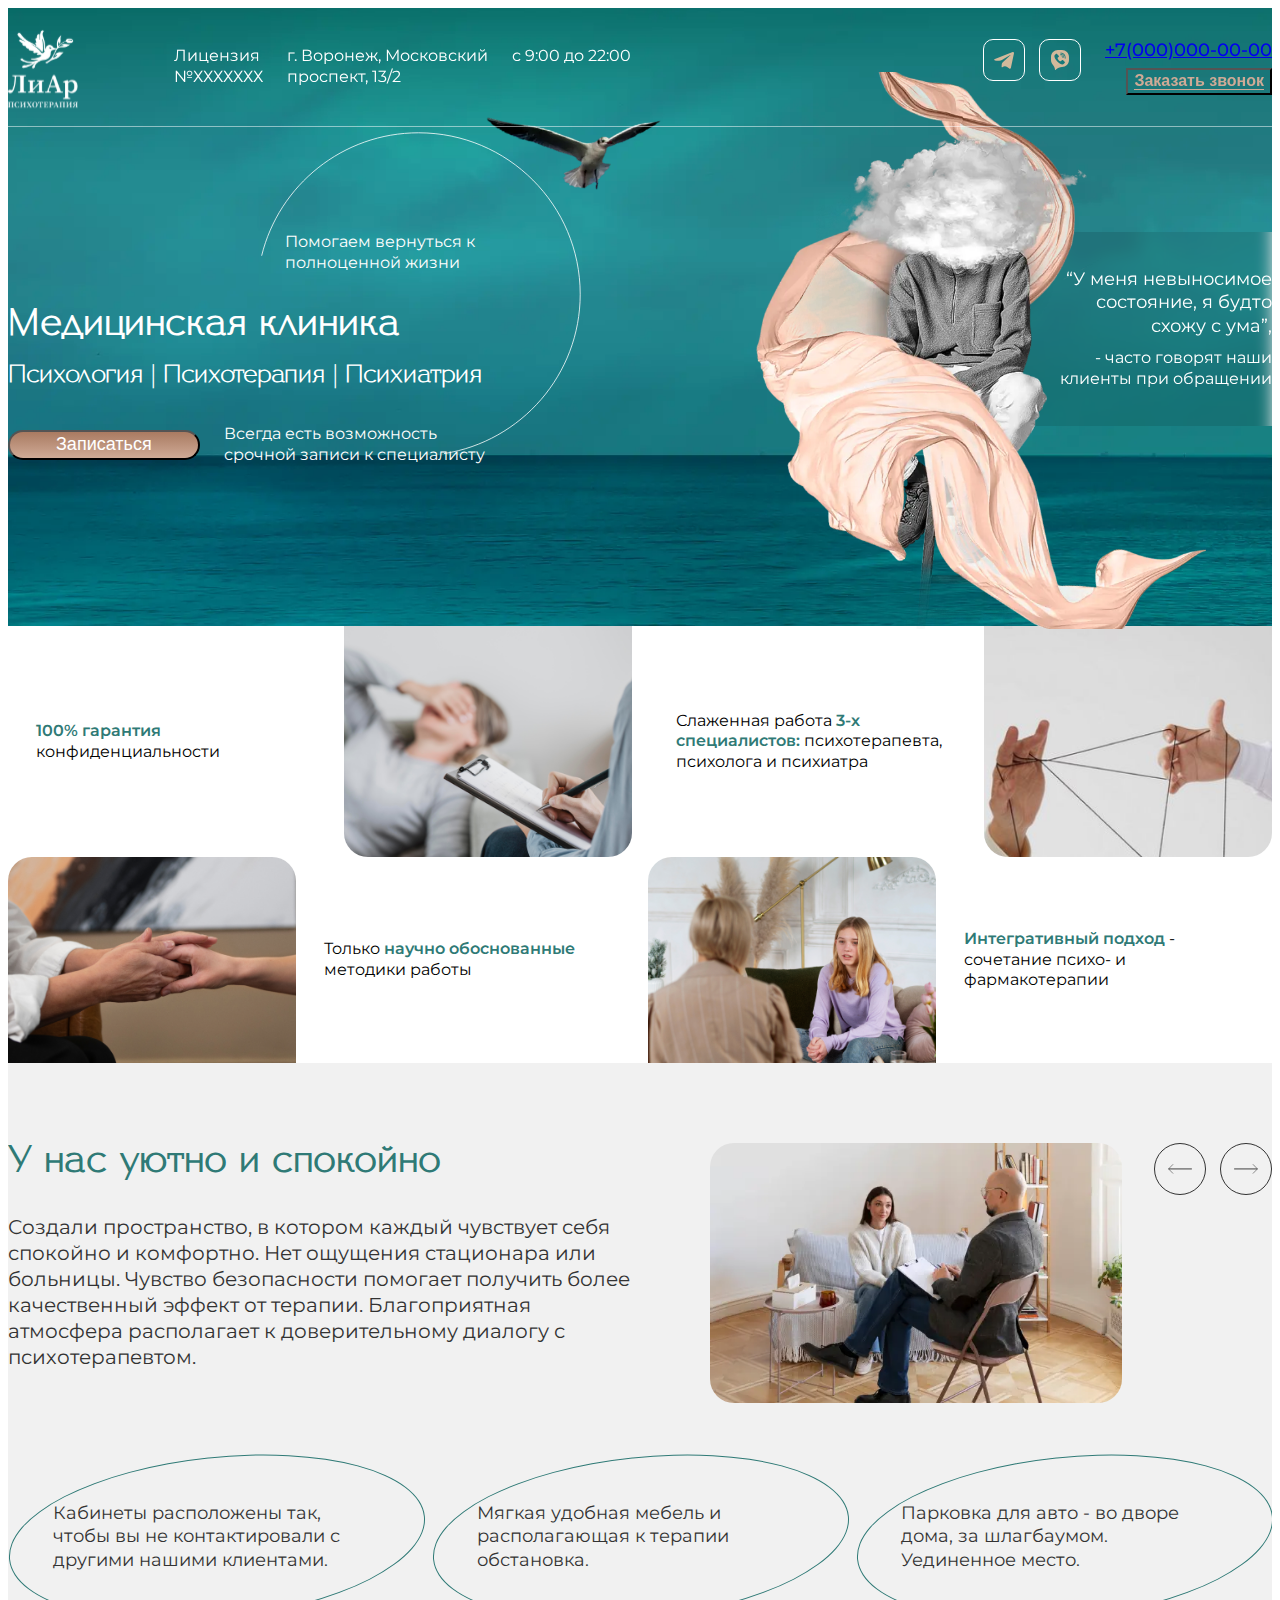
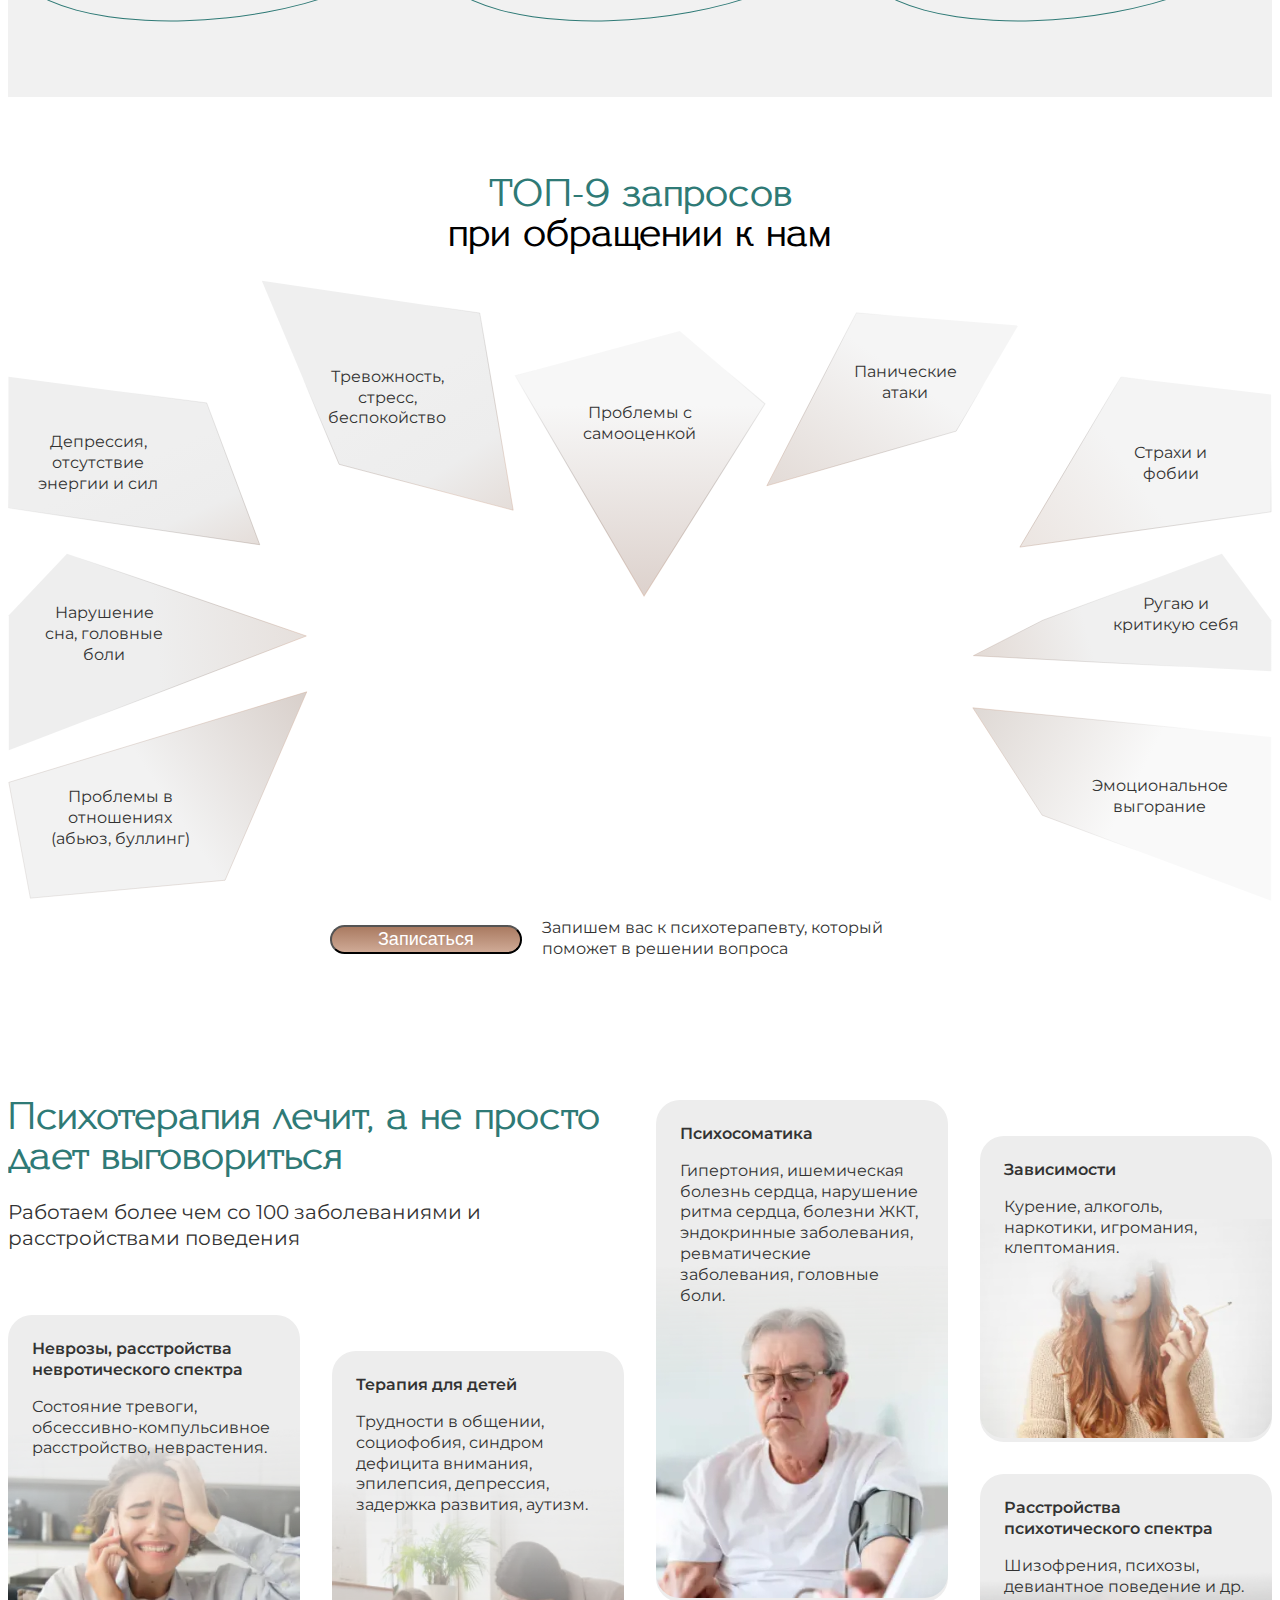
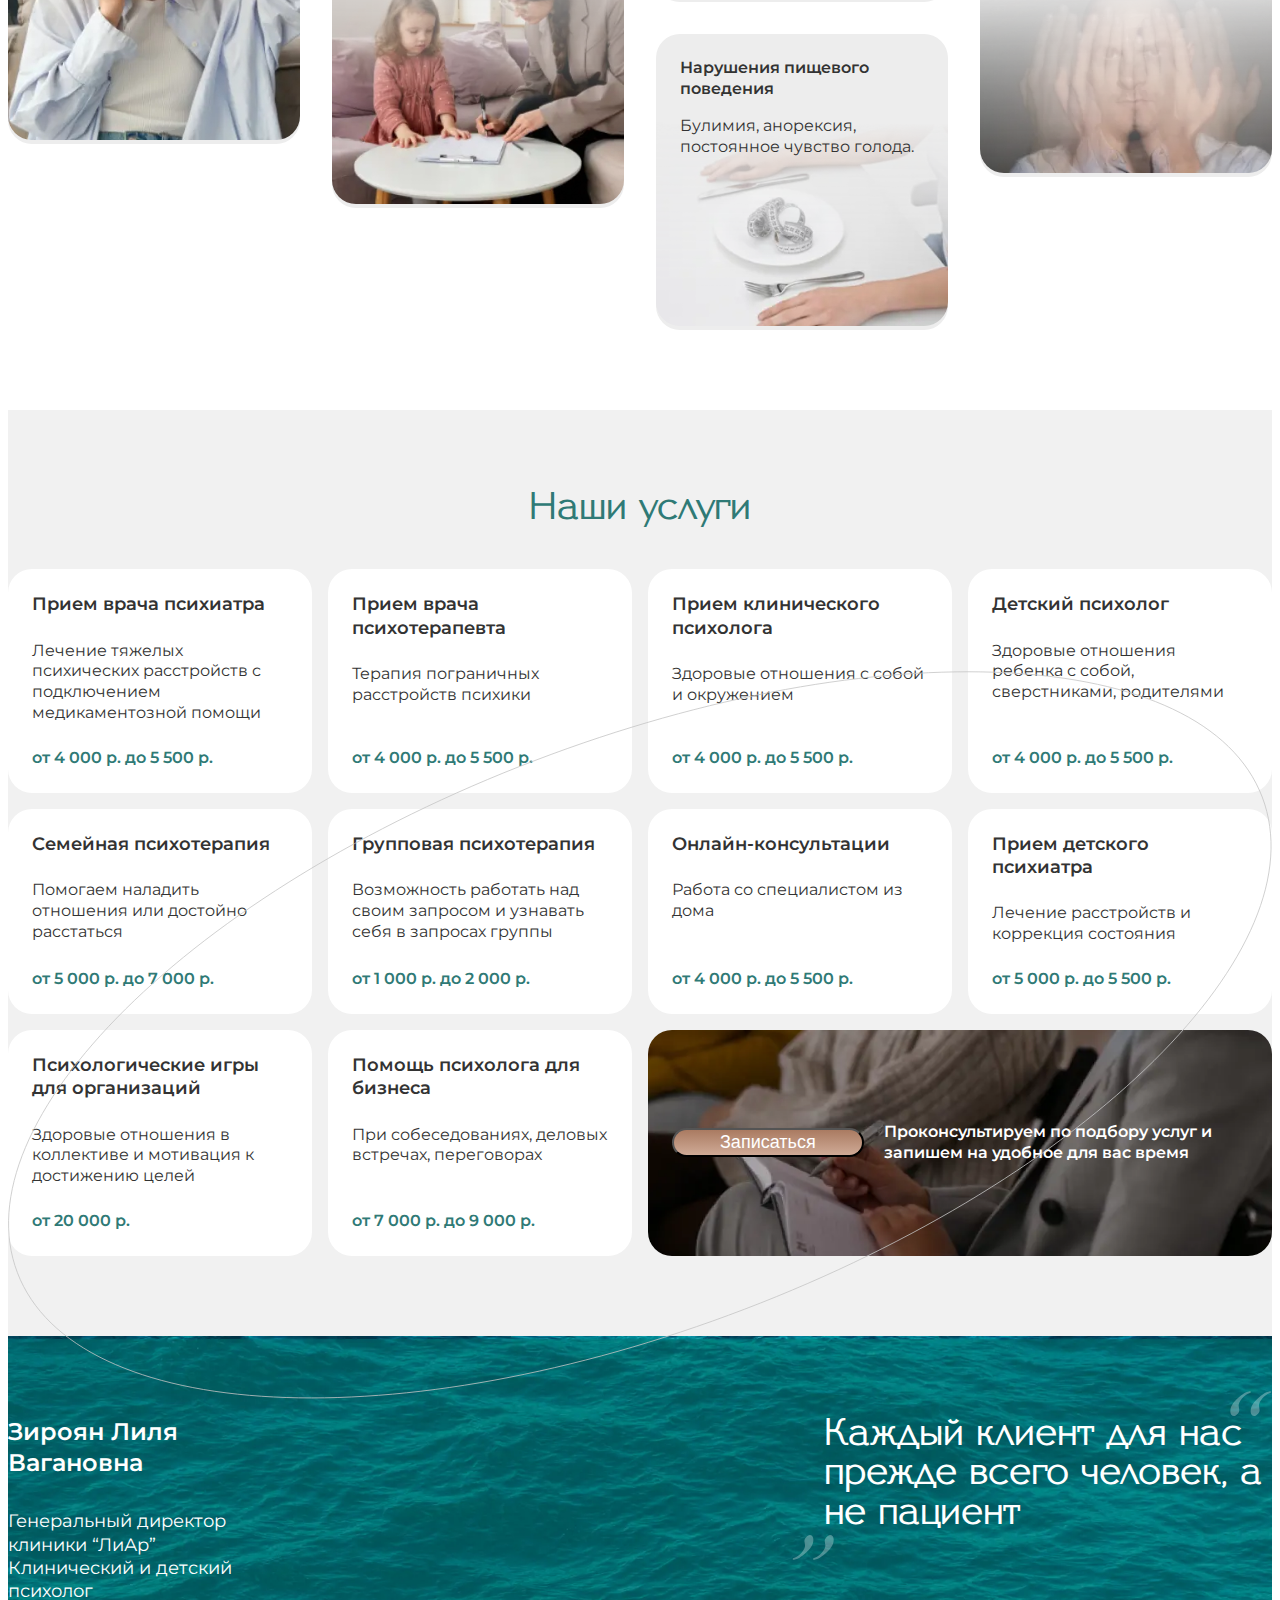
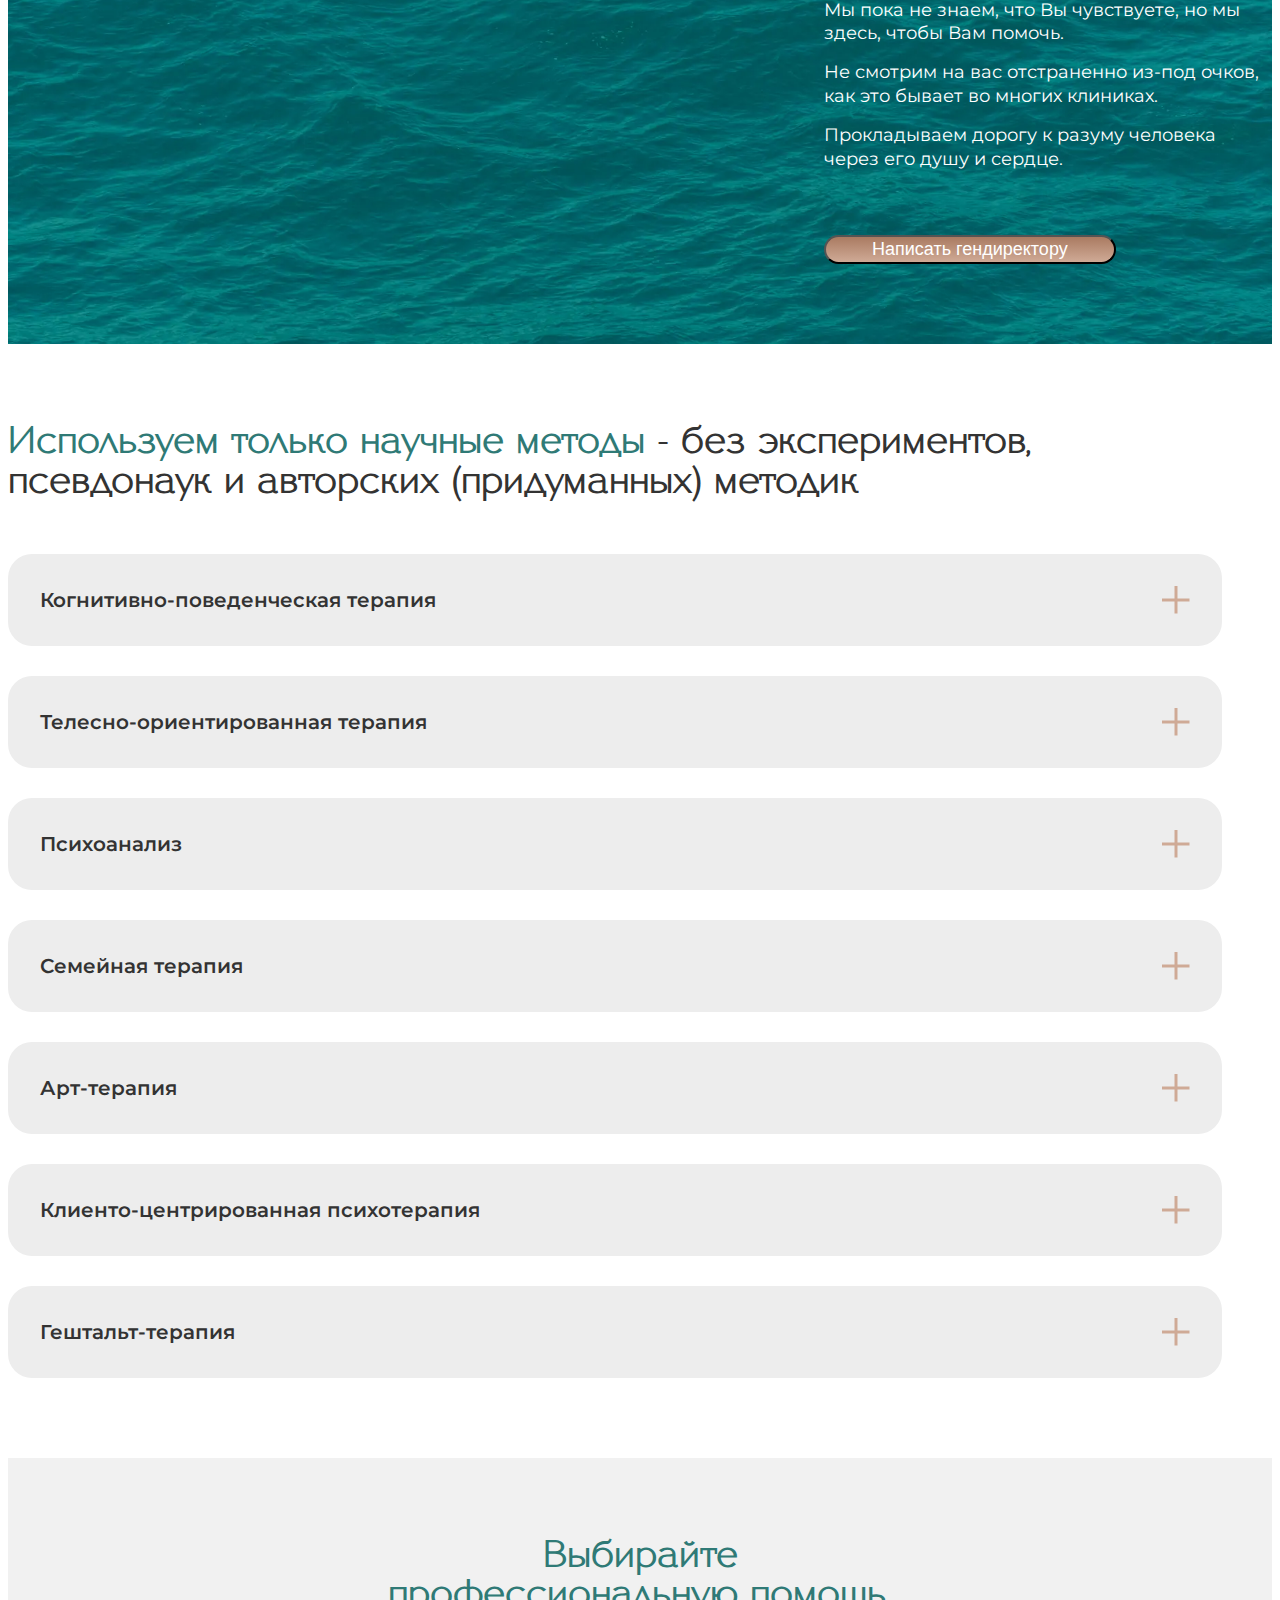
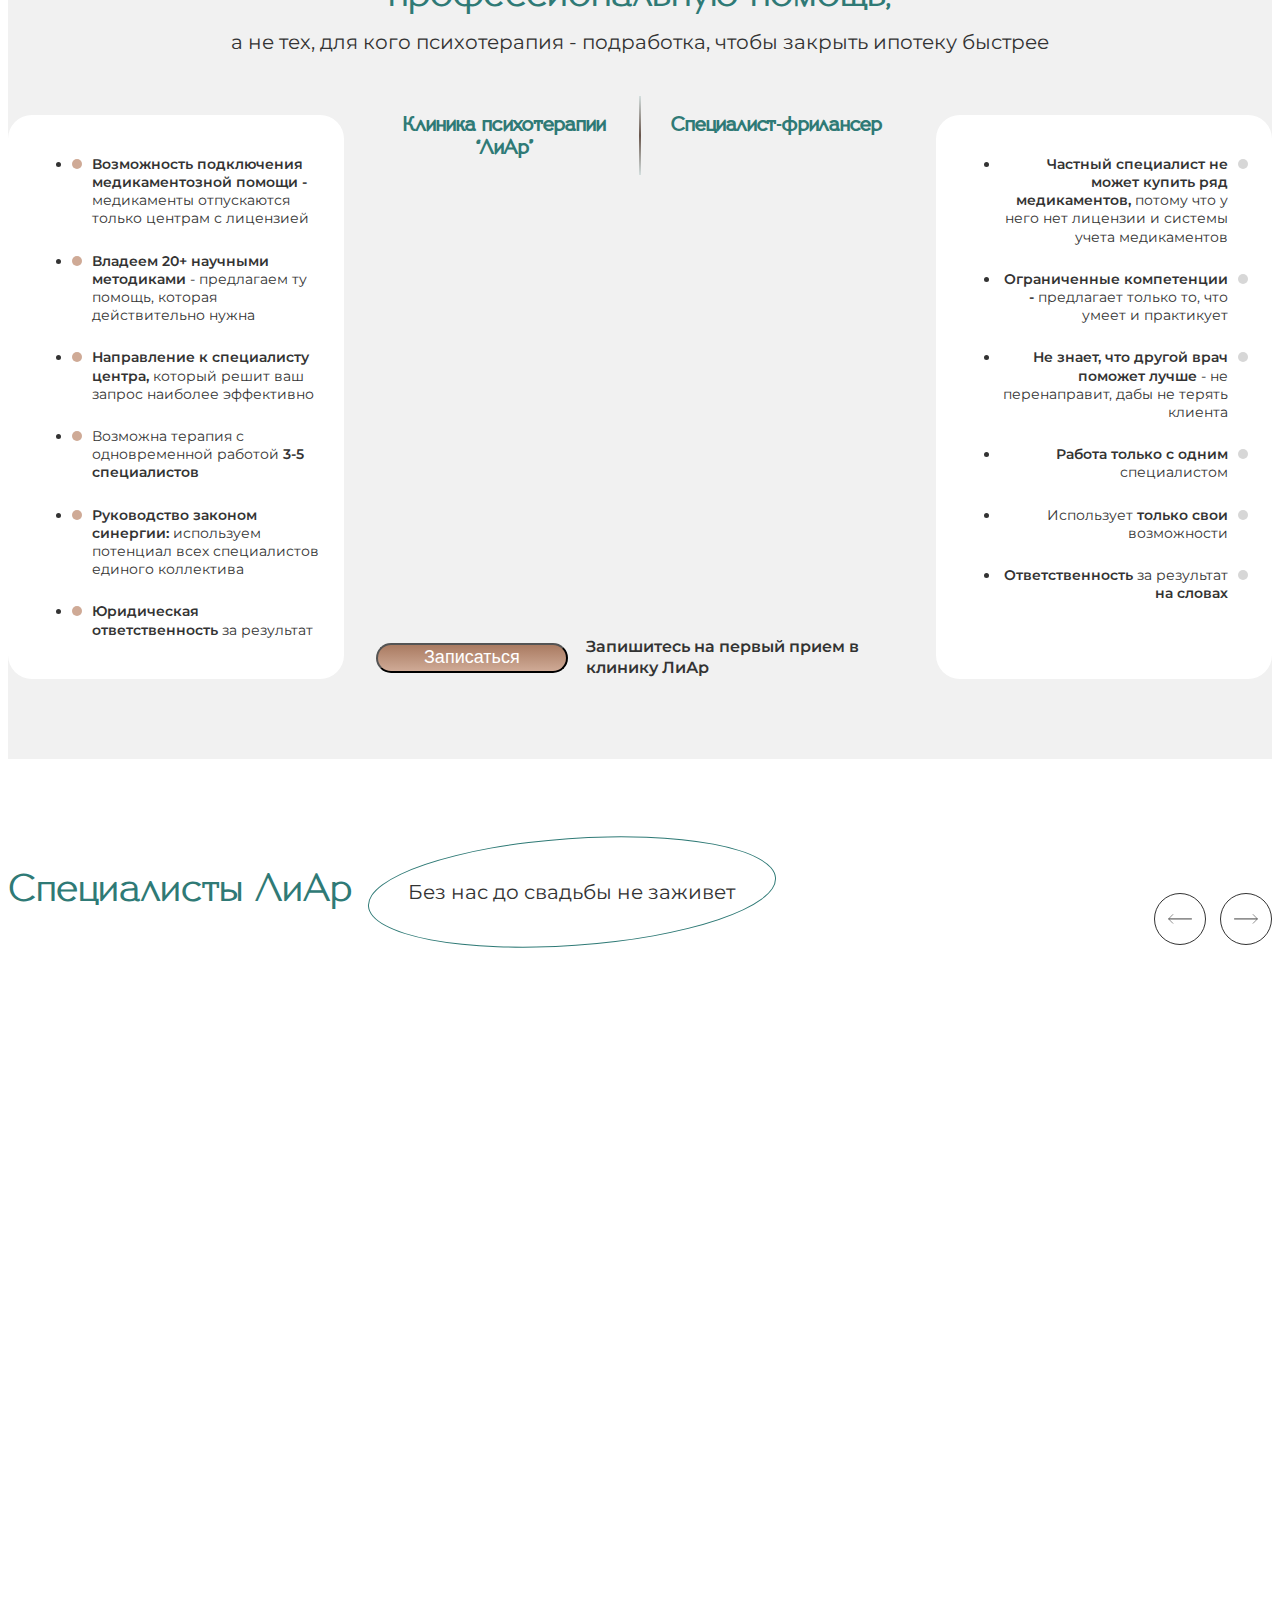
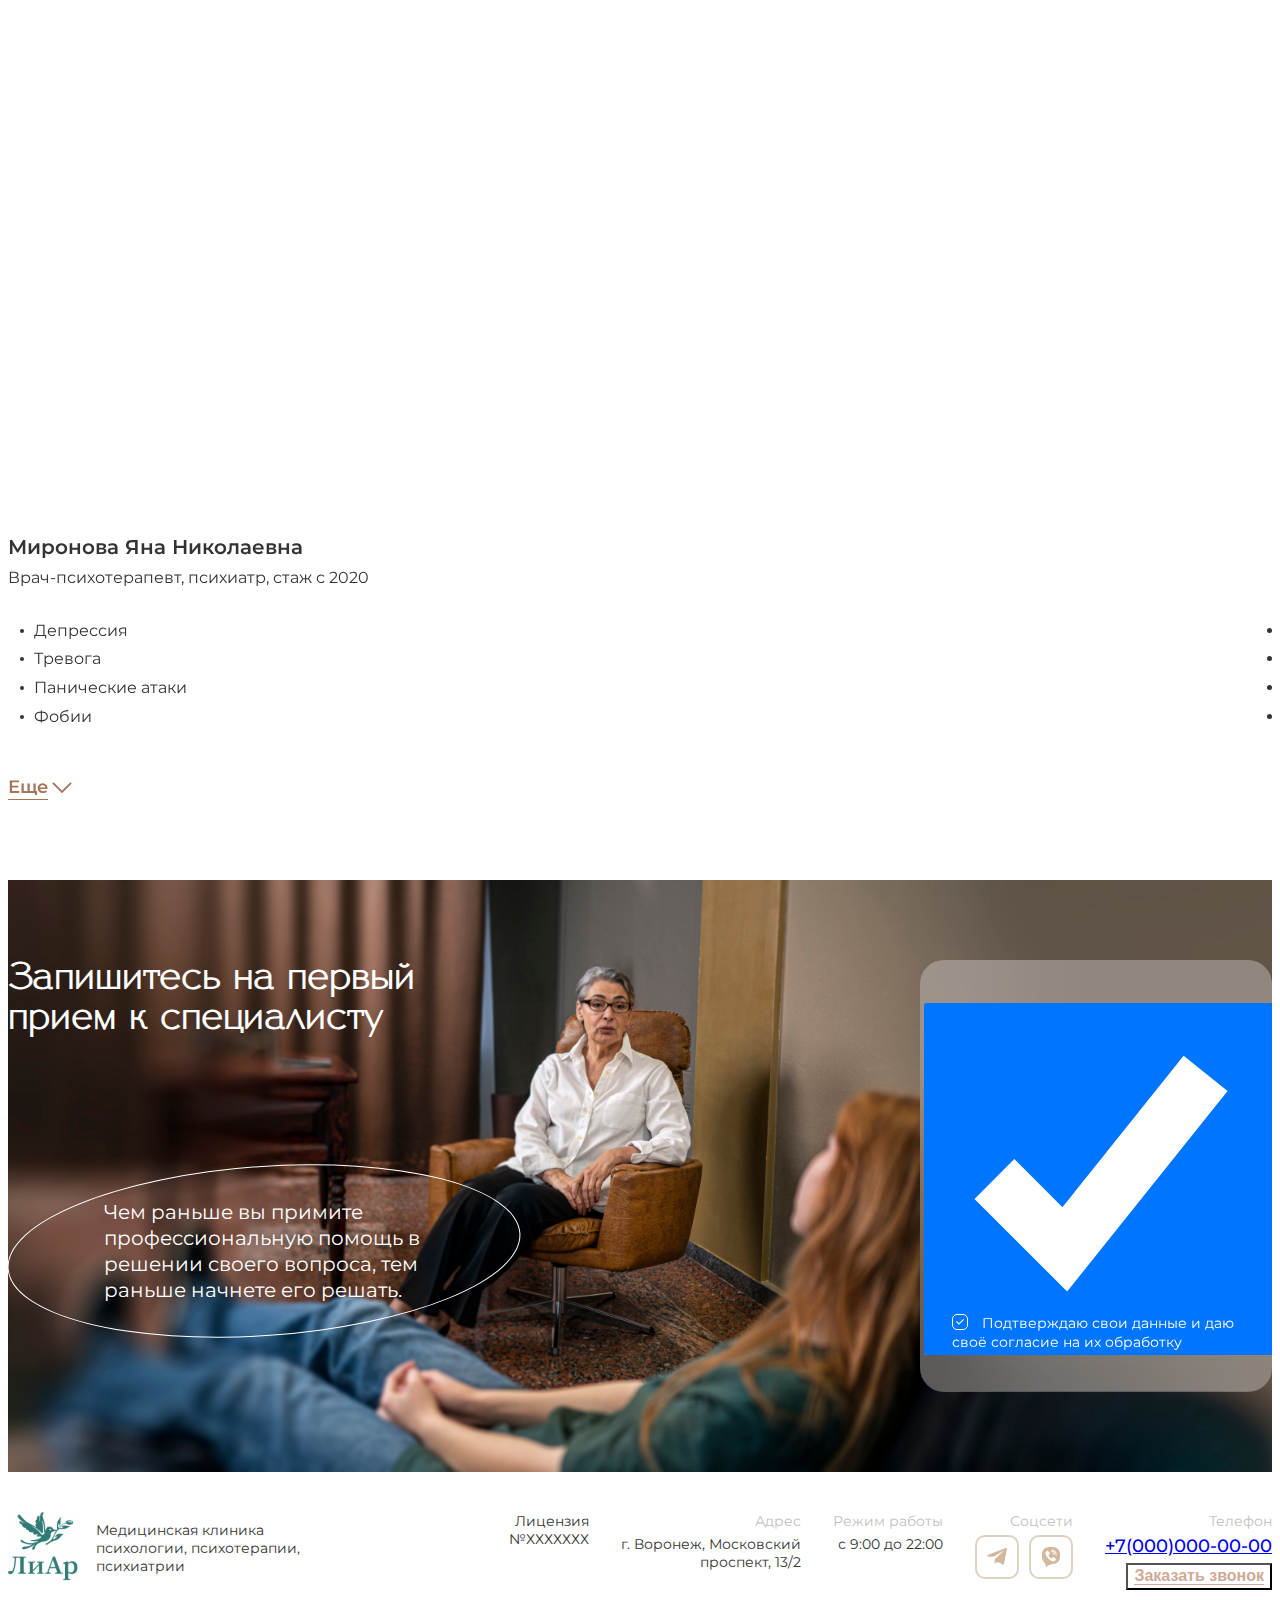
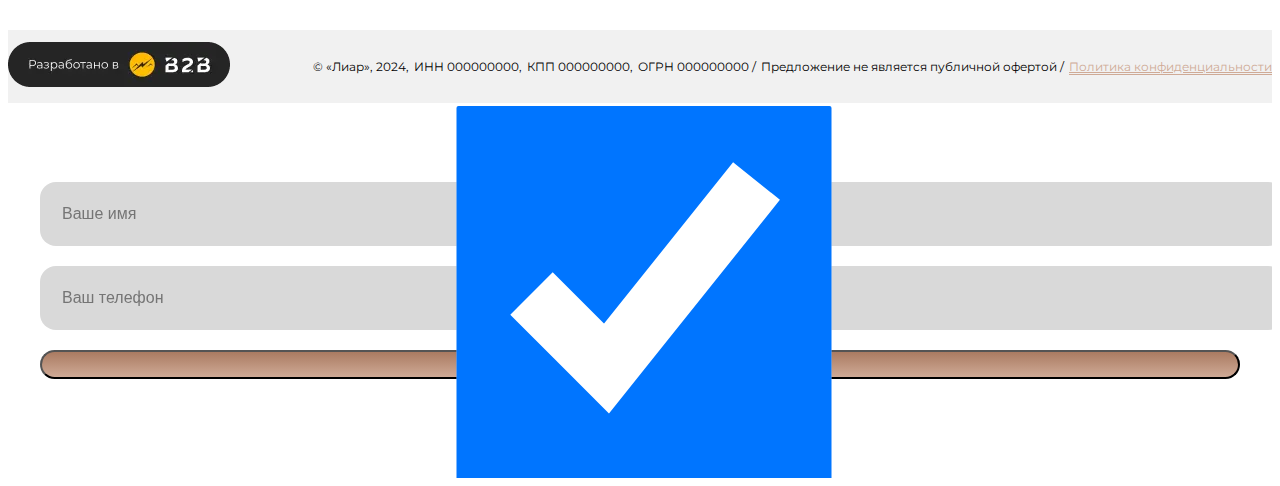
<file: index.html>
<!DOCTYPE html>
<html lang="en">

<head>
	<meta charset="UTF-8">
	<meta name="viewport" content="width=device-width, initial-scale=1.0">
	<meta name="keywords" content="">
	<script src="https://degorov.ru/1base/wp-content/themes/Goodini/assets/js/jquery-3.5.1.min.js"></script>
	<link rel="stylesheet" type="text/css"
		href="https://degorov.ru/1base/wp-content/themes/Goodini/assets/css/base.min.css" />
	<link rel="stylesheet" type="text/css"
		href="https://degorov.ru/1base/wp-content/themes/Goodini/assets/css/blocks.css" />
	<link rel="stylesheet" type="text/css"
		href="https://degorov.ru/1base/wp-content/themes/Goodini/assets/css/modules.css" />
	<link rel="stylesheet" type="text/css"
		href="https://degorov.ru/1base/wp-content/themes/Goodini/assets/css/anim.css" />
	<link rel="stylesheet" href="https://cdn.jsdelivr.net/npm/swiper@11/swiper-bundle.min.css"/>
	<link rel="stylesheet" href="css/style.min.css">
	<title>Главная</title>
</head>

<body>
	<div class="page-frame">
		<header id="header" class="header">
    <div class="container-fluid">
        <div class="header__inner">
            <div class="header__left">
                <a class="header__logo" href="">
                    <img src="img/logo.svg" alt="">
                </a>
            </div>
            <div class="header__right">
                <div class="header__text">
                    <p>Лицензия <br> №ХХХХХХХ</p>
                    <p>г. Воронеж, Московский <br> проспект, 13/2</p>
                    <p>с 9:00 до 22:00</p>
                </div>
                <div class="header__wrap">
                    <div class="header__socials">
                        <a class="header__social" href="">
                            <svg width="20" height="17" viewBox="0 0 20 17" fill="none" xmlns="http://www.w3.org/2000/svg">
                                <path d="M8.79716 10.1324C8.18821 10.6791 7.8154 11.4411 7.75736 12.2574L7.59236 14.5782C7.55163 15.151 8.0337 15.5954 8.44118 15.1907C9.7251 13.9637 11.7042 13.8342 13.137 14.8835L15.2588 16.4374C16.1022 16.9074 16.6964 16.6599 16.9239 15.6615L19.9422 1.51845C19.9423 1.51808 19.9424 1.51773 19.9427 1.51746C19.943 1.51719 19.9432 1.51683 19.9433 1.51645C20.2104 0.270191 19.4922 -0.217119 18.6706 0.0886734L0.928504 6.88134C-0.282359 7.35135 -0.264025 8.02637 0.722666 8.33221L0.875453 8.37973C3.65798 9.24521 6.67962 8.85392 9.1499 7.3082L15.7947 3.15041C16.2905 2.82207 16.7414 3.00374 16.3705 3.33208L8.79716 10.1324Z" fill="#D2B99B"/>
                            </svg>
                        </a>
                        <a class="header__social" href="">
                            <svg width="18" height="20" viewBox="0 0 18 20" fill="none" xmlns="http://www.w3.org/2000/svg">
                                <path d="M10.9954 0H6.99708C3.14869 0 0 3.14869 0 6.99708V9.99584C0 11.5494 0.521698 13.0285 1.42685 14.2233C2.66175 15.8534 3.99833 17.6218 3.99833 19.6668C3.99833 19.9667 4.37318 20.1166 4.57309 19.8917L4.98037 19.4844C6.57566 17.8891 8.73934 16.9929 10.9954 16.9929C14.8438 16.9929 17.9925 13.8442 17.9925 9.99584V6.99708C17.9925 3.14869 14.8438 0 10.9954 0ZM13.6193 13.1195L12.5948 14.1191C11.5202 15.1687 8.74636 13.9692 6.29738 11.4702C3.8484 8.97126 2.77384 6.17243 3.79842 5.12287L4.798 4.12328C5.17284 3.74844 5.79758 3.77343 6.22241 4.14827L7.6718 5.64765C8.19658 6.17243 7.97168 7.07205 7.29696 7.27197C6.82216 7.42191 6.49729 7.94669 6.64723 8.42149C6.89713 9.52103 8.29654 10.9205 9.34611 11.1953C9.82091 11.2953 10.3457 11.0454 10.5206 10.5706C10.7455 9.89588 11.6451 9.69596 12.1449 10.2207L13.5943 11.7201C13.9942 12.07 13.9942 12.6947 13.6193 13.1195ZM9.89588 4.74802C9.79592 4.74802 9.69596 4.74802 9.596 4.77301C9.42107 4.798 9.24615 4.64806 9.22116 4.47314C9.19617 4.29821 9.34611 4.12328 9.52103 4.09829C9.64598 4.0733 9.77093 4.0733 9.89588 4.0733C11.7201 4.0733 13.2195 5.57268 13.2195 7.39692C13.2195 7.52187 13.2195 7.64681 13.1945 7.77176C13.1695 7.94669 12.9946 8.09663 12.8197 8.07164C12.7449 8.06096 12.6747 8.02291 12.6208 7.96918C12.4788 7.82766 12.5448 7.59741 12.5448 7.39692C12.5698 5.94752 11.3703 4.74802 9.89588 4.74802ZM11.895 7.42191C11.895 7.59684 11.7451 7.74677 11.5702 7.74677C11.3953 7.74677 11.2453 7.59684 11.2453 7.42191C11.2453 6.69721 10.6456 6.09746 9.92087 6.09746C9.74594 6.09746 9.596 5.94752 9.596 5.77259C9.596 5.59767 9.74594 5.44773 9.92087 5.44773C10.9954 5.42274 11.895 6.32237 11.895 7.42191ZM14.444 8.49646C14.394 8.67139 14.2191 8.79634 14.0192 8.74636C13.8442 8.69638 13.7443 8.52145 13.7943 8.34652C13.8692 8.04665 13.8942 7.74677 13.8942 7.42191C13.8942 5.22282 12.095 3.42357 9.89588 3.42357C9.79592 3.42357 9.69596 3.42357 9.596 3.42357C9.42107 3.42357 9.24615 3.29863 9.24615 3.1237C9.24615 2.94877 9.3711 2.77384 9.54602 2.77384C9.67097 2.77384 9.79592 2.74885 9.89588 2.74885C12.4698 2.74885 14.5689 4.84798 14.5689 7.42191C14.5689 7.77176 14.519 8.14661 14.444 8.49646Z" fill="#D2B99B"/>
                            </svg>
                        </a>
                    </div>
                    <div class="header__group">
                        <a class="header__phone" href="tel:+70000000000">+7(000)000-00-00</a>
                        <button class="header__btn btn" data-fancybox data-src="#popup-call">
                            <span>Заказать звонок</span>
                        </button>
                    </div>
                </div>
            </div>
        </div>
    </div>
</header>
		<main class="content-wrap">
			<section class="main-section">
				<div class="container-fluid">
					<div class="main-section__inner">
						<div class="main-section__left">
							<div class="main-section__text">
								Помогаем вернуться к полноценной жизни
								<i>
									<img src="img/circle.svg" alt="">
								</i>
							</div>
							<h1>Медицинская клиника</h1>
							<div class="main-section__subtitle">Психология | Психотерапия | Психиатрия</div>
							<div class="main-section__group">
								<button class="main-section__btn btn btn-beige" data-fancybox data-src="#popup-call">
									<span>Записаться</span>
								</button>
								<div class="main-section__info">
									Всегда есть возможность <br> срочной записи к специалисту
								</div>
							</div>
						</div>
						<div class="main-section__right">
							<div class="main-section__group2">
								<div class="main-section__text2">
									<p>“У меня невыносимое состояние, я будто схожу с ума”,</p>
									<p>- часто говорят наши клиенты при обращении</p>
								</div>
								<div class="main-section__img">
									<img loading="lazy" src="img/main-img.webp" alt="">
								</div>
							</div>
						</div>
					</div>
				</div>
			</section>
			<section class="info">
				<div class="container-fluid">
					<div class="info__inner">
						<div class="info__items">
							<div class="info__item">
								<div class="info__item-text">
									<p><span>100% гарантия</span> конфиденциальности</p>
								</div>
								<div class="info__item-img">
									<img loading="lazy" src="img/info-img.png" alt="">
								</div>
							</div>
							<div class="info__item">
								<div class="info__item-text">
									<p>Слаженная работа <span>3-х специалистов:</span> психотерапевта, психолога и психиатра</p>
								</div>
								<div class="info__item-img">
									<img loading="lazy" src="img/info-img2.png" alt="">
								</div>
							</div>
							<div class="info__item">
								<div class="info__item-text">
									<p>Только <span>научно обоснованные</span> методики работы</p>
								</div>
								<div class="info__item-img">
									<img loading="lazy" src="img/info-img3.png" alt="">
								</div>
							</div>
							<div class="info__item">
								<div class="info__item-text">
									<p><span>Интегративный подход</span> - сочетание психо- и фармакотерапии</p>
								</div>
								<div class="info__item-img">
									<img loading="lazy" src="img/info-img4.png" alt="">
								</div>
							</div>
						</div>
					</div>
				</div>
			</section>
			<section class="advantages">
				<div class="container-fluid">
					<div class="advantages__inner">
						<div class="advantages__wrap">
							<div class="advantages__left">
								<h2>У нас уютно и спокойно</h2>
								<div class="advantages__text">
									<p>Создали пространство, в котором каждый чувствует себя спокойно и комфортно. Нет ощущения стационара
										или больницы. Чувство безопасности помогает получить более качественный эффект от терапии.
										Благоприятная атмосфера располагает к доверительному диалогу с психотерапевтом.</p>
								</div>
							</div>
							<div class="advantages__right">
								<div class="advantages__slider">
									<div class="swiper mySwiper">
										<div class="swiper-wrapper">
											<div class="swiper-slide">
												<img loading="lazy" src="img/advantages-img.webp" alt="">
											</div>
											<div class="swiper-slide">
												<img loading="lazy" src="img/advantages-img.webp" alt="">
											</div>
											<div class="swiper-slide">
												<img loading="lazy" src="img/advantages-img.webp" alt="">
											</div>
										</div>
									</div>
									<div class="advantages__slider-nav">
										<div class="swiper-button-prev">
											<svg width="44" height="18" viewBox="0 0 44 18" fill="none" xmlns="http://www.w3.org/2000/svg">
												<path d="M43 9H1L8.875 1" stroke="#333333" stroke-linecap="round" stroke-linejoin="round" />
												<path d="M43 9H1L8.875 17" stroke="#333333" stroke-linecap="round" stroke-linejoin="round" />
											</svg>
										</div>
										<div class="swiper-button-next">
											<svg width="44" height="18" viewBox="0 0 44 18" fill="none" xmlns="http://www.w3.org/2000/svg">
												<path d="M1 9L43 9L35.125 17" stroke="#333333" stroke-linecap="round" stroke-linejoin="round" />
												<path d="M1 9L43 9L35.125 1" stroke="#333333" stroke-linecap="round" stroke-linejoin="round" />
											</svg>
										</div>
									</div>
								</div>
							</div>
						</div>
						<div class="advantages__items">
							<div class="advantages__item">
								<p>Кабинеты расположены так, чтобы вы не контактировали с другими нашими клиентами.</p>
							</div>
							<div class="advantages__item">
								<p>Мягкая удобная мебель и располагающая к терапии обстановка.</p>
							</div>
							<div class="advantages__item">
								<p>Парковка для авто - во дворе дома, за шлагбаумом. Уединенное место.</p>
							</div>
						</div>
					</div>
				</div>
			</section>
			<section class="requests">
				<div class="container-fluid">
					<div class="requests__inner">
						<h2><span class="text_color">ТОП-9 запроcов</span> <br> при обращении к нам</h2>
						<div class="requests__items">
							<div class="requests__item">
								<p>Депрессия, отсутствие энергии и сил</p>
								<div class="requests__item-img">
									<img src="img/requests-item__bg.svg" alt="">
								</div>
							</div>
							<div class="requests__item">
								<p>Тревожность, стресс, беспокойство</p>
								<div class="requests__item-img">
									<img src="img/requests-item__bg2.svg" alt="">
								</div>
							</div>
							<div class="requests__item">
								<p>Проблемы с <br> самооценкой</p>
								<div class="requests__item-img">
									<img src="img/requests-item__bg3.svg" alt="">
								</div>
							</div>
							<div class="requests__item">
								<p>Панические <br> атаки</p>
								<div class="requests__item-img">
									<img src="img/requests-item__bg4.svg" alt="">
								</div>
							</div>
							<div class="requests__item">
								<p>Страхи и <br> фобии</p>
								<div class="requests__item-img">
									<img src="img/requests-item__bg5.svg" alt="">
								</div>
							</div>
							<div class="requests__item">
								<p>Нарушение <br> сна, головные <br> боли</p>
								<div class="requests__item-img">
									<img src="img/requests-item__bg6.svg" alt="">
								</div>
							</div>
							<div class="empty"></div>
							<div class="requests__item">
								<p>Ругаю и <br> критикую себя</p>
								<div class="requests__item-img">
									<img src="img/requests-item__bg7.svg" alt="">
								</div>
							</div>
							<div class="requests__item">
								<p>Проблемы в отношениях (абьюз, буллинг)</p>
								<div class="requests__item-img">
									<img src="img/requests-item__bg8.svg" alt="">
								</div>
							</div>
							<div class="empty"></div>
							<div class="requests__item">
								<p>Эмоциональное выгорание</p>
								<div class="requests__item-img">
									<img src="img/requests-item__bg9.svg" alt="">
								</div>
							</div>
						</div>
						<div class="requests__group">
							<button class="requests__btn btn btn-beige" data-fancybox data-src="#popup-call">
								<span>Записаться</span>
							</button>
							<div class="requests__info">Запишем вас к психотерапевту, который поможет в решении вопроса</div>
						</div>
					</div>
				</div>
				<div class="requests__img">
					<img loading="lazy" src="img/requests-img.png" alt="">
				</div>
			</section>
			<section class="info2">
				<div class="container-fluid">
					<div class="info2__inner">
						<div class="info2__items">
							<div class="info2__group">
								<div class="info2__item">
									<h2>Психотерапия лечит, а не проcто дает выговориться</h2>
									<div class="info2__subtitle">Работаем более чем со 100 заболеваниями и расстройствами поведения</div>
								</div>
								<div class="info2__item">
									<div class="info2__item-text">
										<p><strong>Неврозы, расстройства невротического спектра</strong></p>
										<p>Состояние тревоги, обсессивно-компульсивное расстройство, неврастения.</p>
									</div>
									<div class="info2__item-img">
										<img loading="lazy" src="img/info2-img3.webp" alt="">
									</div>
								</div>
								<div class="info2__item">
									<div class="info2__item-text">
										<p><strong>Терапия для детей</strong></p>
										<p>Трудности в общении, социофобия, синдром дефицита внимания, эпилепсия, депрессия, задержка
											развития, аутизм.</p>
									</div>
									<div class="info2__item-img">
										<img loading="lazy" src="img/info2-img4.webp" alt="">
									</div>
								</div>
							</div>
							<div class="info2__group2">
								<div class="info2__subgroup">
									<div class="info2__item">
										<div class="info2__item-text">
											<p><strong>Психосоматика</strong></p>
											<p>Гипертония, ишемическая болезнь сердца, нарушение ритма сердца, болезни ЖКТ, эндокринные
												заболевания, ревматические заболевания, головные боли.</p>
										</div>
										<div class="info2__item-img">
											<img loading="lazy" src="img/info2-img.webp" alt="">
										</div>
									</div>
									<div class="info2__item">
										<div class="info2__item-text">
											<p><strong>Нарушения пищевого поведения</strong></p>
											<p>Булимия, анорексия, постоянное чувство голода.</p>
										</div>
										<div class="info2__item-img">
											<img loading="lazy" src="img/info2-img5.webp" alt="">
										</div>
									</div>
								</div>
								<div class="info2__subgroup">
									<div class="info2__item">
										<div class="info2__item-text">
											<p><strong>Зависимости</strong></p>
											<p>Курение, алкоголь, наркотики, игромания, клептомания.</p>
										</div>
										<div class="info2__item-img">
											<img loading="lazy" src="img/info2-img2.webp" alt="">
										</div>
									</div>
									<div class="info2__item">
										<div class="info2__item-text">
											<p><strong>Расстройства психотического спектра</strong></p>
											<p>Шизофрения, психозы, девиантное поведение и др.</p>
										</div>
										<div class="info2__item-img">
											<img loading="lazy" src="img/info2-img6.webp" alt="">
										</div>
									</div>
								</div>
							</div>
						</div>
					</div>
				</div>
				<div class="circle">
					<img src="img/circle2.svg" alt="">
				</div>
			</section>
			<section class="services">
				<div class="container-fluid">
					<div class="services__inner">
						<h2>Наши услуги</h2>
						<div class="services__items">
							<div class="services__item">
								<div class="services__item-title">Прием врача психиатра</div>
								<div class="services__item-text">
									<p>Лечение тяжелых психических расстройств с подключением медикаментозной помощи</p>
								</div>
								<div class="services__item-price">от <span>4 000 р.</span> <span>до 5 500 р.</span></div>
							</div>
							<div class="services__item">
								<div class="services__item-title">Прием врача психотерапевта</div>
								<div class="services__item-text">
									<p>Терапия пограничных расстройств психики</p>
								</div>
								<div class="services__item-price">от <span>4 000 р.</span> <span>до 5 500 р.</span></div>
							</div>
							<div class="services__item">
								<div class="services__item-title">Прием клинического психолога</div>
								<div class="services__item-text">
									<p>Здоровые отношения с собой и окружением</p>
								</div>
								<div class="services__item-price">от <span>4 000 р.</span> <span>до 5 500 р.</span></div>
							</div>
							<div class="services__item">
								<div class="services__item-title">Детский психолог</div>
								<div class="services__item-text">
									<p>Здоровые отношения ребенка с собой, сверстниками, родителями</p>
								</div>
								<div class="services__item-price">от <span>4 000 р.</span> <span>до 5 500 р.</span></div>
							</div>
							<div class="services__item">
								<div class="services__item-title">Семейная психотерапия</div>
								<div class="services__item-text">
									<p>Помогаем наладить отношения или достойно расстаться</p>
								</div>
								<div class="services__item-price">от <span>5 000 р.</span> <span>до 7 000 р.</span></div>
							</div>
							<div class="services__item">
								<div class="services__item-title">Групповая психотерапия</div>
								<div class="services__item-text">
									<p>Возможность работать над своим запросом и узнавать себя в запросах группы</p>
								</div>
								<div class="services__item-price">от <span>1 000 р.</span> <span>до 2 000 р.</span></div>
							</div>
							<div class="services__item">
								<div class="services__item-title">Онлайн-консультации</div>
								<div class="services__item-text">
									<p>Работа со специалистом из дома</p>
								</div>
								<div class="services__item-price">от <span>4 000 р.</span> <span>до 5 500 р.</span></div>
							</div>
							<div class="services__item">
								<div class="services__item-title">Прием детского психиатра</div>
								<div class="services__item-text">
									<p>Лечение расстройств и коррекция состояния</p>
								</div>
								<div class="services__item-price">от <span>5 000 р.</span> <span>до 5 500 р.</span></div>
							</div>
							<div class="services__item">
								<div class="services__item-title">Психологические игры для организаций</div>
								<div class="services__item-text">
									<p>Здоровые отношения в коллективе и мотивация к достижению целей</p>
								</div>
								<div class="services__item-price">от <span>20 000 р.</span></div>
							</div>
							<div class="services__item">
								<div class="services__item-title">Помощь психолога для бизнеса</div>
								<div class="services__item-text">
									<p>При собеседованиях, деловых встречах, переговорах</p>
								</div>
								<div class="services__item-price">от <span>7 000 р.</span> <span>до 9 000 р.</span></div>
							</div>
							<div class="services__item services__item2">
								<button class="services__btn btn btn-beige">
									<span>Записаться</span>
								</button>
								<div class="services__info">Проконсультируем по подбору услуг и запишем на удобное для вас время</div>
							</div>
						</div>
					</div>
				</div>
			</section>
			<section class="employee">
				<div class="container-fluid">
					<div class="employee__inner">
						<div class="employee__left">
							<div class="employee__name">Зироян Лиля Вагановна</div>
							<div class="employee__text">
								<p>Генеральный директор клиники “ЛиАр” Клинический и детский психолог</p>
							</div>
						</div>
						<div class="employee__right">
							<h2>Каждый клиент для нас прежде всего человек, а не пациент</h2>
							<div class="employee__text">
								<p>Мы пока не знаем, что Вы чувствуете, но мы здесь, чтобы Вам помочь.</p>
								<p>Не смотрим на вас отстраненно из-под очков, как это бывает во многих клиниках.</p>
								<p>Прокладываем дорогу к разуму человека через его душу и сердце.</p>
							</div>
							<button class="employee__btn btn btn-beige" data-fancybox data-src="#popup-call">
								<span>Написать гендиректору</span>
							</button>
						</div>
						<div class="employee__img">
							<img loading="lazy" src="img/employee-img.webp" alt="">
						</div>
					</div>
				</div>
				<div class="employee__img2">
					<img loading="lazy" src="img/employee-img2.webp" alt="">
				</div>
				<div class="employee__img3">
					<img loading="lazy" src="img/employee-img3.webp" alt="">
				</div>
				<div class="employee__img4">
					<img loading="lazy" src="img/employee-img4.webp" alt="">
				</div>
			</section>
			<section class="description">
				<div class="container-fluid">
					<div class="description__inner">
						<div class="description__left">
							<h2><span class="text_color">Используем только научные методы</span> - без экспериментов, псевдонаук и
								авторских (придуманных) методик</h2>
							<div class="description__items">
								<div class="description__item">
									<div class="description__item-show">
										<div class="description__item-title">Когнитивно-поведенческая терапия</div>
										<div class="description__item-btn">
											<svg width="28" height="28" viewBox="0 0 28 28" fill="none" xmlns="http://www.w3.org/2000/svg">
												<path d="M14 0V27.5" stroke="#CFAA96" stroke-width="3" />
												<path d="M0 14L27.5 14" stroke="#CFAA96" stroke-width="3" />
											</svg>
											<svg width="28" height="4" viewBox="0 0 28 4" fill="none" xmlns="http://www.w3.org/2000/svg">
												<path d="M0 2L27.5 2" stroke="#CFAA96" stroke-width="3" />
											</svg>
										</div>
									</div>
									<div class="description__item-hidden">
										<div class="description__item-text">
											<p>Экологичная коррекция  мыслей, убеждений и установок - как следствие изменение поведения и
												качества жизни.</p>
										</div>
									</div>
								</div>
								<div class="description__item">
									<div class="description__item-show">
										<div class="description__item-title">Телесно-ориентированная терапия</div>
										<div class="description__item-btn">
											<svg width="28" height="28" viewBox="0 0 28 28" fill="none" xmlns="http://www.w3.org/2000/svg">
												<path d="M14 0V27.5" stroke="#CFAA96" stroke-width="3" />
												<path d="M0 14L27.5 14" stroke="#CFAA96" stroke-width="3" />
											</svg>
											<svg width="28" height="4" viewBox="0 0 28 4" fill="none" xmlns="http://www.w3.org/2000/svg">
												<path d="M0 2L27.5 2" stroke="#CFAA96" stroke-width="3" />
											</svg>
										</div>
									</div>
									<div class="description__item-hidden">
										<div class="description__item-text">
											<p>Экологичная коррекция  мыслей, убеждений и установок - как следствие изменение поведения и
												качества жизни.</p>
										</div>
									</div>
								</div>
								<div class="description__item">
									<div class="description__item-show">
										<div class="description__item-title">Психоанализ </div>
										<div class="description__item-btn">
											<svg width="28" height="28" viewBox="0 0 28 28" fill="none" xmlns="http://www.w3.org/2000/svg">
												<path d="M14 0V27.5" stroke="#CFAA96" stroke-width="3" />
												<path d="M0 14L27.5 14" stroke="#CFAA96" stroke-width="3" />
											</svg>
											<svg width="28" height="4" viewBox="0 0 28 4" fill="none" xmlns="http://www.w3.org/2000/svg">
												<path d="M0 2L27.5 2" stroke="#CFAA96" stroke-width="3" />
											</svg>
										</div>
									</div>
									<div class="description__item-hidden">
										<div class="description__item-text">
											<p>Экологичная коррекция  мыслей, убеждений и установок - как следствие изменение поведения и
												качества жизни.</p>
										</div>
									</div>
								</div>
								<div class="description__item">
									<div class="description__item-show">
										<div class="description__item-title">Семейная терапия</div>
										<div class="description__item-btn">
											<svg width="28" height="28" viewBox="0 0 28 28" fill="none" xmlns="http://www.w3.org/2000/svg">
												<path d="M14 0V27.5" stroke="#CFAA96" stroke-width="3" />
												<path d="M0 14L27.5 14" stroke="#CFAA96" stroke-width="3" />
											</svg>
											<svg width="28" height="4" viewBox="0 0 28 4" fill="none" xmlns="http://www.w3.org/2000/svg">
												<path d="M0 2L27.5 2" stroke="#CFAA96" stroke-width="3" />
											</svg>
										</div>
									</div>
									<div class="description__item-hidden">
										<div class="description__item-text">
											<p>Экологичная коррекция  мыслей, убеждений и установок - как следствие изменение поведения и
												качества жизни.</p>
										</div>
									</div>
								</div>
								<div class="description__item">
									<div class="description__item-show">
										<div class="description__item-title">Арт-терапия</div>
										<div class="description__item-btn">
											<svg width="28" height="28" viewBox="0 0 28 28" fill="none" xmlns="http://www.w3.org/2000/svg">
												<path d="M14 0V27.5" stroke="#CFAA96" stroke-width="3" />
												<path d="M0 14L27.5 14" stroke="#CFAA96" stroke-width="3" />
											</svg>
											<svg width="28" height="4" viewBox="0 0 28 4" fill="none" xmlns="http://www.w3.org/2000/svg">
												<path d="M0 2L27.5 2" stroke="#CFAA96" stroke-width="3" />
											</svg>
										</div>
									</div>
									<div class="description__item-hidden">
										<div class="description__item-text">
											<p>Экологичная коррекция  мыслей, убеждений и установок - как следствие изменение поведения и
												качества жизни.</p>
										</div>
									</div>
								</div>
								<div class="description__item">
									<div class="description__item-show">
										<div class="description__item-title">Клиенто-центрированная психотерапия</div>
										<div class="description__item-btn">
											<svg width="28" height="28" viewBox="0 0 28 28" fill="none" xmlns="http://www.w3.org/2000/svg">
												<path d="M14 0V27.5" stroke="#CFAA96" stroke-width="3" />
												<path d="M0 14L27.5 14" stroke="#CFAA96" stroke-width="3" />
											</svg>
											<svg width="28" height="4" viewBox="0 0 28 4" fill="none" xmlns="http://www.w3.org/2000/svg">
												<path d="M0 2L27.5 2" stroke="#CFAA96" stroke-width="3" />
											</svg>
										</div>
									</div>
									<div class="description__item-hidden">
										<div class="description__item-text">
											<p>Экологичная коррекция  мыслей, убеждений и установок - как следствие изменение поведения и
												качества жизни.</p>
										</div>
									</div>
								</div>
								<div class="description__item">
									<div class="description__item-show">
										<div class="description__item-title">Гештальт-терапия</div>
										<div class="description__item-btn">
											<svg width="28" height="28" viewBox="0 0 28 28" fill="none" xmlns="http://www.w3.org/2000/svg">
												<path d="M14 0V27.5" stroke="#CFAA96" stroke-width="3" />
												<path d="M0 14L27.5 14" stroke="#CFAA96" stroke-width="3" />
											</svg>
											<svg width="28" height="4" viewBox="0 0 28 4" fill="none" xmlns="http://www.w3.org/2000/svg">
												<path d="M0 2L27.5 2" stroke="#CFAA96" stroke-width="3" />
											</svg>
										</div>
									</div>
									<div class="description__item-hidden">
										<div class="description__item-text">
											<p>Экологичная коррекция  мыслей, убеждений и установок - как следствие изменение поведения и
												качества жизни.</p>
										</div>
									</div>
								</div>
							</div>
						</div>
						<div class="description__right">
							<div class="description__img">
								<img loading="lazy" src="img/description-img.webp" alt="">
							</div>
							<div class="description__text">
								<p>Девятнадцатый век был веком биологии, двадцатый - веком физики, двадцать первый - век психологии.</p>
							</div>
						</div>
					</div>
				</div>
			</section>
			<section class="advantages2">
				<div class="container-fluid">
					<div class="advantages2__inner">
						<h2>Выбирайте <br> профессиональную помощь,</h2>
						<p>а не тех, для кого психотерапия - подработка, чтобы закрыть ипотеку быстрее</p>
						<div class="advantages2__wrap">
							<div class="advantages2__left">
								<div class="advantages2__subtitle">Клиника психотерапии “ЛиАр”</div>
								<ul>
									<li><strong>Возможность подключения медикаментозной помощи -</strong> медикаменты отпускаются только
										центрам с лицензией</li>
									<li><strong>Владеем 20+ научными методиками</strong> - предлагаем ту помощь, которая действительно
										нужна</li>
									<li><strong>Направление к специалисту центра,</strong> который решит ваш запрос наиболее эффективно
									</li>
									<li>Возможна терапия с одновременной работой <strong>3-5 специалистов</strong></li>
									<li><strong>Руководство законом синергии:</strong> используем потенциал всех специалистов единого
										коллектива</li>
									<li><strong>Юридическая ответственность</strong> за результат</li>
								</ul>
							</div>
							<div class="advantages2__center">
								<div class="advantages2__group">
									<div class="advantages2__subtitle">Клиника психотерапии “ЛиАр”</div>
									<div class="advantages2__subtitle">Специалист-фрилансер</div>
								</div>
								<div class="advantages2__img">
									<img loading="lazy" src="img/advantages2-img.png" alt="">
								</div>
								<div class="advantages2__group2">
									<button class="advantages2__btn btn btn-beige" data-fancybox data-src="#popup-call">
										<span>Записаться</span>
									</button>
									<div class="advantages2__info">Запишитесь на первый прием в клинику ЛиАр</div>
								</div>
							</div>
							<div class="advantages2__right">
								<div class="advantages2__subtitle">Специалист-фрилансер</div>
								<ul>
									<li><strong>Частный специалист не может купить ряд медикаментов,</strong> потому что у него нет
										лицензии и системы учета медикаментов</li>
									<li><strong>Ограниченные компетенции -</strong> предлагает только то, что умеет и практикует</li>
									<li><strong>Не знает, что другой врач поможет лучше</strong> - не перенаправит, дабы не терять клиента
									</li>
									<li><strong>Работа только с одним</strong> специалистом</li>
									<li>Использует <strong>только свои</strong> возможности</li>
									<li><strong>Ответственность</strong> за результат <strong>на словах</strong></li>
								</ul>
							</div>
						</div>
						<div class="advantages2__group2">
							<button class="advantages2__btn btn btn-beige" data-fancybox data-src="#popup-call">
								<span>Записаться</span>
							</button>
							<div class="advantages2__info">Запишитесь на первый прием в клинику ЛиАр</div>
						</div>
					</div>
				</div>
			</section>
			<section class="specialists">
				<div class="container-fluid">
					<div class="specialists__inner">
						<div class="specialists__top">
							<div class="specialists__text">
								<h2>Специалисты ЛиАр</h2>
								<p>Без нас до свадьбы не заживет</p>
							</div>
							<div class="specialists__slider-nav">
								<div class="swiper-button-prev">
									<svg width="44" height="18" viewBox="0 0 44 18" fill="none" xmlns="http://www.w3.org/2000/svg">
										<path d="M43 9H1L8.875 1" stroke="#333333" stroke-linecap="round" stroke-linejoin="round" />
										<path d="M43 9H1L8.875 17" stroke="#333333" stroke-linecap="round" stroke-linejoin="round" />
									</svg>
								</div>
								<div class="swiper-button-next">
									<svg width="44" height="18" viewBox="0 0 44 18" fill="none" xmlns="http://www.w3.org/2000/svg">
										<path d="M1 9L43 9L35.125 17" stroke="#333333" stroke-linecap="round" stroke-linejoin="round" />
										<path d="M1 9L43 9L35.125 1" stroke="#333333" stroke-linecap="round" stroke-linejoin="round" />
									</svg>
								</div>
							</div>
						</div>
						<div class="specialists__slider">
							<div class="swiper mySwiper">
								<div class="swiper-wrapper">
									<div class="swiper-slide specialist-card">
										<div class="specialist-card__img">
											<img loading="lazy" src="img/specialist-img.webp" alt="">
										</div>
										<div class="specialist-card__desc">
											<div class="specialist-card__title">Миронова Яна Николаевна</div>
											<div class="specialist-card__text">Врач-психотерапевт, психиатр, стаж с 2020</div>
											<ul>
												<li>Депрессия</li>
												<li>Тревога</li>
												<li>Панические атаки</li>
												<li>Фобии</li>
												<li>Депрессия</li>
												<li>Тревога</li>
												<li>Панические атаки</li>
												<li>Фобии</li>
											</ul>
											<div class="specialist-card__btn">
												<span>Еще</span>
												<span>Скрыть</span>
												<i>
													<svg width="22" height="13" viewBox="0 0 22 13" fill="none"
														xmlns="http://www.w3.org/2000/svg">
														<path d="M1 0.999756L11 10.9998L21 0.999756" stroke="#A5755B" stroke-width="2" />
													</svg>
												</i>
											</div>
										</div>
									</div>
									<div class="swiper-slide specialist-card">
										<div class="specialist-card__img">
											<img loading="lazy" src="img/specialist-img.webp" alt="">
										</div>
										<div class="specialist-card__desc">
											<div class="specialist-card__title">Малева Светлана Сергеевна</div>
											<div class="specialist-card__text">Врач-психиатр, категория высшая, стаж с 2003</div>
											<ul>
												<li>Депрессии, в том числе послеродовые</li>
												<li>Биполярное аффективное расстройство</li>
												<li>Фобии, страхи, панические атаки, навязчивые мысли и движения</li>
												<li>Депрессии, в том числе послеродовые</li>
												<li>Биполярное аффективное расстройство</li>
												<li>Фобии, страхи, панические атаки, навязчивые мысли и движения</li>
											</ul>
											<div class="specialist-card__btn">
												<span>Еще</span>
												<span>Скрыть</span>
												<i>
													<svg width="22" height="13" viewBox="0 0 22 13" fill="none"
														xmlns="http://www.w3.org/2000/svg">
														<path d="M1 0.999756L11 10.9998L21 0.999756" stroke="#A5755B" stroke-width="2" />
													</svg>
												</i>
											</div>
										</div>
									</div>
									<div class="swiper-slide specialist-card">
										<div class="specialist-card__img">
											<img loading="lazy" src="img/specialist-img.webp" alt="">
										</div>
										<div class="specialist-card__desc">
											<div class="specialist-card__title">Каландия Георгий Юрьевич</div>
											<div class="specialist-card__text">Психотерапевт КПТ направления, психиатр</div>
											<ul>
												<li>Тревожные расстройства (ОКР, фобии, ипохондрия и т.д.)</li>
												<li>Психосоматические расстройства</li>
												<li>Депрессия</li>
												<li>Тревожные расстройства (ОКР, фобии, ипохондрия и т.д.)</li>
												<li>Психосоматические расстройства</li>
												<li>Депрессия</li>
											</ul>
											<div class="specialist-card__btn">
												<span>Еще</span>
												<span>Скрыть</span>
												<i>
													<svg width="22" height="13" viewBox="0 0 22 13" fill="none"
														xmlns="http://www.w3.org/2000/svg">
														<path d="M1 0.999756L11 10.9998L21 0.999756" stroke="#A5755B" stroke-width="2" />
													</svg>
												</i>
											</div>
										</div>
									</div>
									<div class="swiper-slide specialist-card">
										<div class="specialist-card__img">
											<img loading="lazy" src="img/specialist-img.webp" alt="">
										</div>
										<div class="specialist-card__desc">
											<div class="specialist-card__title">Миронова Яна Николаевна</div>
											<div class="specialist-card__text">Врач-психотерапевт, психиатр, стаж с 2020</div>
											<ul>
												<li>Депрессия</li>
												<li>Тревога</li>
												<li>Панические атаки</li>
												<li>Фобии</li>
												<li>Депрессия</li>
												<li>Тревога</li>
												<li>Панические атаки</li>
												<li>Фобии</li>
											</ul>
											<div class="specialist-card__btn">
												<span>Еще</span>
												<span>Скрыть</span>
												<i>
													<svg width="22" height="13" viewBox="0 0 22 13" fill="none"
														xmlns="http://www.w3.org/2000/svg">
														<path d="M1 0.999756L11 10.9998L21 0.999756" stroke="#A5755B" stroke-width="2" />
													</svg>
												</i>
											</div>
										</div>
									</div>
									<div class="swiper-slide specialist-card">
										<div class="specialist-card__img">
											<img loading="lazy" src="img/specialist-img.webp" alt="">
										</div>
										<div class="specialist-card__desc">
											<div class="specialist-card__title">Малева Светлана Сергеевна</div>
											<div class="specialist-card__text">Врач-психиатр, категория высшая, стаж с 2003</div>
											<ul>
												<li>Депрессии, в том числе послеродовые</li>
												<li>Биполярное аффективное расстройство</li>
												<li>Фобии, страхи, панические атаки, навязчивые мысли и движения</li>
												<li>Депрессии, в том числе послеродовые</li>
												<li>Биполярное аффективное расстройство</li>
												<li>Фобии, страхи, панические атаки, навязчивые мысли и движения</li>
											</ul>
											<div class="specialist-card__btn">
												<span>Еще</span>
												<span>Скрыть</span>
												<i>
													<svg width="22" height="13" viewBox="0 0 22 13" fill="none"
														xmlns="http://www.w3.org/2000/svg">
														<path d="M1 0.999756L11 10.9998L21 0.999756" stroke="#A5755B" stroke-width="2" />
													</svg>
												</i>
											</div>
										</div>
									</div>
									<div class="swiper-slide specialist-card">
										<div class="specialist-card__img">
											<img loading="lazy" src="img/specialist-img.webp" alt="">
										</div>
										<div class="specialist-card__desc">
											<div class="specialist-card__title">Каландия Георгий Юрьевич</div>
											<div class="specialist-card__text">Психотерапевт КПТ направления, психиатр</div>
											<ul>
												<li>Тревожные расстройства (ОКР, фобии, ипохондрия и т.д.)</li>
												<li>Психосоматические расстройства</li>
												<li>Депрессия</li>
												<li>Тревожные расстройства (ОКР, фобии, ипохондрия и т.д.)</li>
												<li>Психосоматические расстройства</li>
												<li>Депрессия</li>
											</ul>
											<div class="specialist-card__btn">
												<span>Еще</span>
												<span>Скрыть</span>
												<i>
													<svg width="22" height="13" viewBox="0 0 22 13" fill="none"
														xmlns="http://www.w3.org/2000/svg">
														<path d="M1 0.999756L11 10.9998L21 0.999756" stroke="#A5755B" stroke-width="2" />
													</svg>
												</i>
											</div>
										</div>
									</div>
								</div>
							</div>
						</div>
					</div>
				</div>
			</section>
			<section class="connection">
				<div class="container-fluid">
					<div class="connection__inner">
						<div class="connection__left">
							<h2>Запишитесь на первый прием к специалисту</h2>
							<p>Чем раньше вы примите профессиональную помощь в решении своего вопроса, тем раньше начнете его решать.
							</p>
						</div>
						<div class="connection__right">
							<div class="form-wrap">
								<div class="form-head">
									<div class="form-title">Оставьте заявку</div>
									<div class="form-subtitle">Специалист Лиар перезвонит в ближайшее время</div>
								</div>
								<form method="POST" action="" class="form_block">
									<div class="form-field form-group">
										<input type="text" name="name1" placeholder="Ваше имя" class="form-control" />
									</div>
									<div class="form-field form-group">
										<input type="tel" name="phone" placeholder="Ваш телефон" class="form-control required  inp" />
									</div>
									<button type="submit" name="send" class="form-btn btn btn-beige">
										<span>Получить консультацию</span>
									</button>
									<div class="agreement-check">
										<input class="agreement" type="checkbox" checked="checked" name="Agreement">
										<label class="agreement-label">Подтверждаю свои данные и даю своё согласие на их обработку</label>
									</div>
								</form>
							</div>
						</div>
					</div>
				</div>
			</section>
		</main>
		<footer class="footer">
    <div class="footer-top">
        <div class="container-fluid">
            <div class="footer-top__inner">
                <div class="footer-top__left">
                    <a class="footer-top__logo" href="">
                        <img src="img/logo2.svg" alt="">
                    </a>
                    <div class="footer-top__text">
                        <p>Медицинская клиника психологии, психотерапии, психиатрии</p>
                        <p>Лицензия <br> №ХХХХХХХ</p>
                    </div>
                </div>
                <div class="footer-top__right">
                    <div class="footer-top__text2">
                        <p>Лицензия <br> №ХХХХХХХ</p>
                        <p>
                            <span>Адрес</span>
                            г. Воронеж, Московский <br> проспект, 13/2
                        </p>
                        <p>
                            <span>Режим работы</span>
                            с 9:00 до 22:00
                        </p>
                    </div>
                    <div class="footer-top__wrap">
                        <div class="footer-top__socials">
                            <div class="footer-top__socials-text">Соцсети</div>
                            <div class="footer-top__socials-wrap">
                                <a class="footer-top__social" href="">
                                    <svg width="20" height="17" viewBox="0 0 20 17" fill="none" xmlns="http://www.w3.org/2000/svg">
                                        <path d="M8.79716 10.1324C8.18821 10.6791 7.8154 11.4411 7.75736 12.2574L7.59236 14.5782C7.55163 15.151 8.0337 15.5954 8.44118 15.1907C9.7251 13.9637 11.7042 13.8342 13.137 14.8835L15.2588 16.4374C16.1022 16.9074 16.6964 16.6599 16.9239 15.6615L19.9422 1.51845C19.9423 1.51808 19.9424 1.51773 19.9427 1.51746C19.943 1.51719 19.9432 1.51683 19.9433 1.51645C20.2104 0.270191 19.4922 -0.217119 18.6706 0.0886734L0.928504 6.88134C-0.282359 7.35135 -0.264025 8.02637 0.722666 8.33221L0.875453 8.37973C3.65798 9.24521 6.67962 8.85392 9.1499 7.3082L15.7947 3.15041C16.2905 2.82207 16.7414 3.00374 16.3705 3.33208L8.79716 10.1324Z" fill="#D2B99B"/>
                                    </svg>
                                </a>
                                <a class="footer-top__social" href="">
                                    <svg width="18" height="20" viewBox="0 0 18 20" fill="none" xmlns="http://www.w3.org/2000/svg">
                                        <path d="M10.9954 0H6.99708C3.14869 0 0 3.14869 0 6.99708V9.99584C0 11.5494 0.521698 13.0285 1.42685 14.2233C2.66175 15.8534 3.99833 17.6218 3.99833 19.6668C3.99833 19.9667 4.37318 20.1166 4.57309 19.8917L4.98037 19.4844C6.57566 17.8891 8.73934 16.9929 10.9954 16.9929C14.8438 16.9929 17.9925 13.8442 17.9925 9.99584V6.99708C17.9925 3.14869 14.8438 0 10.9954 0ZM13.6193 13.1195L12.5948 14.1191C11.5202 15.1687 8.74636 13.9692 6.29738 11.4702C3.8484 8.97126 2.77384 6.17243 3.79842 5.12287L4.798 4.12328C5.17284 3.74844 5.79758 3.77343 6.22241 4.14827L7.6718 5.64765C8.19658 6.17243 7.97168 7.07205 7.29696 7.27197C6.82216 7.42191 6.49729 7.94669 6.64723 8.42149C6.89713 9.52103 8.29654 10.9205 9.34611 11.1953C9.82091 11.2953 10.3457 11.0454 10.5206 10.5706C10.7455 9.89588 11.6451 9.69596 12.1449 10.2207L13.5943 11.7201C13.9942 12.07 13.9942 12.6947 13.6193 13.1195ZM9.89588 4.74802C9.79592 4.74802 9.69596 4.74802 9.596 4.77301C9.42107 4.798 9.24615 4.64806 9.22116 4.47314C9.19617 4.29821 9.34611 4.12328 9.52103 4.09829C9.64598 4.0733 9.77093 4.0733 9.89588 4.0733C11.7201 4.0733 13.2195 5.57268 13.2195 7.39692C13.2195 7.52187 13.2195 7.64681 13.1945 7.77176C13.1695 7.94669 12.9946 8.09663 12.8197 8.07164C12.7449 8.06096 12.6747 8.02291 12.6208 7.96918C12.4788 7.82766 12.5448 7.59741 12.5448 7.39692C12.5698 5.94752 11.3703 4.74802 9.89588 4.74802ZM11.895 7.42191C11.895 7.59684 11.7451 7.74677 11.5702 7.74677C11.3953 7.74677 11.2453 7.59684 11.2453 7.42191C11.2453 6.69721 10.6456 6.09746 9.92087 6.09746C9.74594 6.09746 9.596 5.94752 9.596 5.77259C9.596 5.59767 9.74594 5.44773 9.92087 5.44773C10.9954 5.42274 11.895 6.32237 11.895 7.42191ZM14.444 8.49646C14.394 8.67139 14.2191 8.79634 14.0192 8.74636C13.8442 8.69638 13.7443 8.52145 13.7943 8.34652C13.8692 8.04665 13.8942 7.74677 13.8942 7.42191C13.8942 5.22282 12.095 3.42357 9.89588 3.42357C9.79592 3.42357 9.69596 3.42357 9.596 3.42357C9.42107 3.42357 9.24615 3.29863 9.24615 3.1237C9.24615 2.94877 9.3711 2.77384 9.54602 2.77384C9.67097 2.77384 9.79592 2.74885 9.89588 2.74885C12.4698 2.74885 14.5689 4.84798 14.5689 7.42191C14.5689 7.77176 14.519 8.14661 14.444 8.49646Z" fill="#D2B99B"/>
                                    </svg>
                                </a>
                            </div>
                        </div>
                        <div class="footer-top__group">
                            <div class="footer-top__phone">
                                <span>Телефон</span>
                                <a href="tel:+70000000000">+7(000)000-00-00</a>
                            </div>
                            <button class="footer-top__btn btn" data-fancybox data-src="#popup-call">
                                <span>Заказать звонок</span>
                            </button>
                        </div>
                    </div>
                </div>
            </div>
        </div>
    </div>
    <div class="footer-bottom">
        <div class="container-fluid">
            <div class="footer-bottom__inner">
                <a href="" class="b2b">
                    <img src="img/b2b.webp" alt="">
                </a>
                <div class="footer-bottom__text">
                    <p>©  «Лиар», 2024,</p>
                    <p>ИНН 000000000,</p>
                    <p>КПП 000000000,</p>
                    <p>ОГРН 000000000 /</p>
                    <p>Предложение не является публичной офертой /</p>
                    <p><a href="">Политика конфиденциальности</a></p>
                </div>
            </div>
        </div>
    </div>
</footer>


		<div class="popups">
			<div id="popup-call" class="popup">
				<div class="form-wrap">
					<div class="form-head">
						Обратная связь
					</div>
					<form method="POST" action="" class="form_block">
						<div class="form-field form-group">
							<input type="text" name="name1" placeholder="Ваше имя" class="form-control" />
						</div>
						<div class="form-field form-group">
							<input type="tel" name="phone" placeholder="Ваш телефон" class="form-control required  inp" />
						</div>
						<button type="submit" name="send" class="form-btn btn btn-beige">
							<span>Получить консультацию</span>
						</button>
						<div class="agreement-check">
							<input class="agreement" type="checkbox" checked="checked" name="Agreement">
							<label class="agreement-label">Подтверждаю свои данные и даю своё согласие на их обработку</label>
						</div>
					</form>
				</div>
			</div>
		</div>
	</div>
	<script src="https://degorov.ru/1base/wp-content/themes/Goodini/assets/js/base.min.js"></script>
<script src="https://degorov.ru/1base/wp-content/themes/Goodini/assets/js/validate.min.js"></script>
<script src="https://cdn.jsdelivr.net/npm/swiper@11/swiper-bundle.min.js"></script>
<script src="js/gsap.min.js"></script>
<script src="js/ScrollTrigger.js"></script>
<script src="js/main.min.js"></script>

	<script>
		const displayWindowSize = () => {

			const StartWindowHeight = window.innerHeight;
			const windowWidth = window.innerWidth;
			const windowHeight = window.innerHeight;

			const ratio_default = 1.98;
			const ratio_current = windowWidth / windowHeight;
			const coef_ratio = (ratio_default / ratio_current).toFixed(2);
			const coef_height = (Math.max(windowHeight / 775, 0.78)).toFixed(2);
			const coef_width = (Math.min(coef_ratio * 1.07, 0.95)).toFixed(2);

			if ((StartWindowHeight !== windowHeight) && (navigator.platform !== 'iPhone' && navigator.platform !== 'iPad')) {
				document.body.classList.add("keyboard-on");
			} else {
				document.body.classList.remove("keyboard-on");
			}

			if (coef_ratio < 1) {
				document.documentElement.style.setProperty('--coef_r', coef_ratio);
			}
			if (coef_height < 1) {
				document.documentElement.style.setProperty('--coef_h', coef_height);
			}
			if (coef_width < 1) {
				document.documentElement.style.setProperty('--coef_w', coef_width);
			}
		};

		window.addEventListener("resize", displayWindowSize);

		// Инициализация функции отображения размера окна
		displayWindowSize();
	</script>
</body>

</html>
</file>
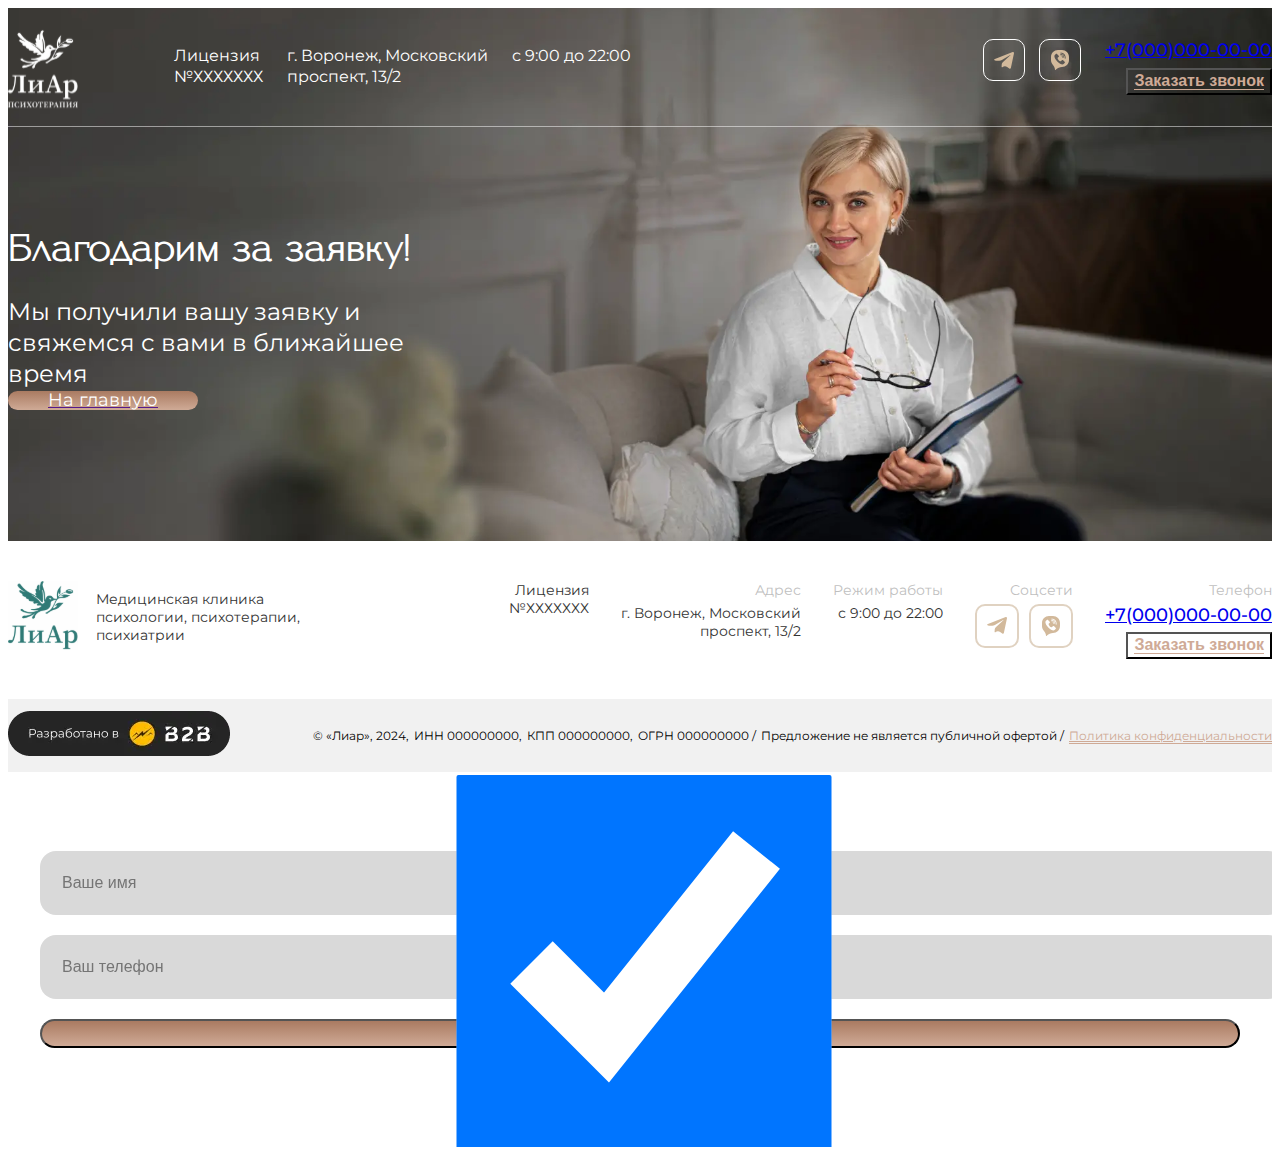
<file: gratitude.html>
<!DOCTYPE html>
<html lang="en">

<head>
	<meta charset="UTF-8">
	<meta name="viewport" content="width=device-width, initial-scale=1.0">
	<meta name="keywords" content="">
	<script src="https://degorov.ru/1base/wp-content/themes/Goodini/assets/js/jquery-3.5.1.min.js"></script>
	<link rel="stylesheet" type="text/css"
		href="https://degorov.ru/1base/wp-content/themes/Goodini/assets/css/base.min.css" />
	<link rel="stylesheet" type="text/css"
		href="https://degorov.ru/1base/wp-content/themes/Goodini/assets/css/blocks.css" />
	<link rel="stylesheet" type="text/css"
		href="https://degorov.ru/1base/wp-content/themes/Goodini/assets/css/modules.css" />
	<link rel="stylesheet" type="text/css"
		href="https://degorov.ru/1base/wp-content/themes/Goodini/assets/css/anim.css" />
	<link rel="stylesheet" href="https://cdn.jsdelivr.net/npm/swiper@11/swiper-bundle.min.css"/>
	<link rel="stylesheet" href="css/style.min.css">
	<title>Благодарность</title>
</head>

<body>
	<div class="page-frame">
		<header id="header" class="header">
    <div class="container-fluid">
        <div class="header__inner">
            <div class="header__left">
                <a class="header__logo" href="">
                    <img src="img/logo.svg" alt="">
                </a>
            </div>
            <div class="header__right">
                <div class="header__text">
                    <p>Лицензия <br> №ХХХХХХХ</p>
                    <p>г. Воронеж, Московский <br> проспект, 13/2</p>
                    <p>с 9:00 до 22:00</p>
                </div>
                <div class="header__wrap">
                    <div class="header__socials">
                        <a class="header__social" href="">
                            <svg width="20" height="17" viewBox="0 0 20 17" fill="none" xmlns="http://www.w3.org/2000/svg">
                                <path d="M8.79716 10.1324C8.18821 10.6791 7.8154 11.4411 7.75736 12.2574L7.59236 14.5782C7.55163 15.151 8.0337 15.5954 8.44118 15.1907C9.7251 13.9637 11.7042 13.8342 13.137 14.8835L15.2588 16.4374C16.1022 16.9074 16.6964 16.6599 16.9239 15.6615L19.9422 1.51845C19.9423 1.51808 19.9424 1.51773 19.9427 1.51746C19.943 1.51719 19.9432 1.51683 19.9433 1.51645C20.2104 0.270191 19.4922 -0.217119 18.6706 0.0886734L0.928504 6.88134C-0.282359 7.35135 -0.264025 8.02637 0.722666 8.33221L0.875453 8.37973C3.65798 9.24521 6.67962 8.85392 9.1499 7.3082L15.7947 3.15041C16.2905 2.82207 16.7414 3.00374 16.3705 3.33208L8.79716 10.1324Z" fill="#D2B99B"/>
                            </svg>
                        </a>
                        <a class="header__social" href="">
                            <svg width="18" height="20" viewBox="0 0 18 20" fill="none" xmlns="http://www.w3.org/2000/svg">
                                <path d="M10.9954 0H6.99708C3.14869 0 0 3.14869 0 6.99708V9.99584C0 11.5494 0.521698 13.0285 1.42685 14.2233C2.66175 15.8534 3.99833 17.6218 3.99833 19.6668C3.99833 19.9667 4.37318 20.1166 4.57309 19.8917L4.98037 19.4844C6.57566 17.8891 8.73934 16.9929 10.9954 16.9929C14.8438 16.9929 17.9925 13.8442 17.9925 9.99584V6.99708C17.9925 3.14869 14.8438 0 10.9954 0ZM13.6193 13.1195L12.5948 14.1191C11.5202 15.1687 8.74636 13.9692 6.29738 11.4702C3.8484 8.97126 2.77384 6.17243 3.79842 5.12287L4.798 4.12328C5.17284 3.74844 5.79758 3.77343 6.22241 4.14827L7.6718 5.64765C8.19658 6.17243 7.97168 7.07205 7.29696 7.27197C6.82216 7.42191 6.49729 7.94669 6.64723 8.42149C6.89713 9.52103 8.29654 10.9205 9.34611 11.1953C9.82091 11.2953 10.3457 11.0454 10.5206 10.5706C10.7455 9.89588 11.6451 9.69596 12.1449 10.2207L13.5943 11.7201C13.9942 12.07 13.9942 12.6947 13.6193 13.1195ZM9.89588 4.74802C9.79592 4.74802 9.69596 4.74802 9.596 4.77301C9.42107 4.798 9.24615 4.64806 9.22116 4.47314C9.19617 4.29821 9.34611 4.12328 9.52103 4.09829C9.64598 4.0733 9.77093 4.0733 9.89588 4.0733C11.7201 4.0733 13.2195 5.57268 13.2195 7.39692C13.2195 7.52187 13.2195 7.64681 13.1945 7.77176C13.1695 7.94669 12.9946 8.09663 12.8197 8.07164C12.7449 8.06096 12.6747 8.02291 12.6208 7.96918C12.4788 7.82766 12.5448 7.59741 12.5448 7.39692C12.5698 5.94752 11.3703 4.74802 9.89588 4.74802ZM11.895 7.42191C11.895 7.59684 11.7451 7.74677 11.5702 7.74677C11.3953 7.74677 11.2453 7.59684 11.2453 7.42191C11.2453 6.69721 10.6456 6.09746 9.92087 6.09746C9.74594 6.09746 9.596 5.94752 9.596 5.77259C9.596 5.59767 9.74594 5.44773 9.92087 5.44773C10.9954 5.42274 11.895 6.32237 11.895 7.42191ZM14.444 8.49646C14.394 8.67139 14.2191 8.79634 14.0192 8.74636C13.8442 8.69638 13.7443 8.52145 13.7943 8.34652C13.8692 8.04665 13.8942 7.74677 13.8942 7.42191C13.8942 5.22282 12.095 3.42357 9.89588 3.42357C9.79592 3.42357 9.69596 3.42357 9.596 3.42357C9.42107 3.42357 9.24615 3.29863 9.24615 3.1237C9.24615 2.94877 9.3711 2.77384 9.54602 2.77384C9.67097 2.77384 9.79592 2.74885 9.89588 2.74885C12.4698 2.74885 14.5689 4.84798 14.5689 7.42191C14.5689 7.77176 14.519 8.14661 14.444 8.49646Z" fill="#D2B99B"/>
                            </svg>
                        </a>
                    </div>
                    <div class="header__group">
                        <a class="header__phone" href="tel:+70000000000">+7(000)000-00-00</a>
                        <button class="header__btn btn" data-fancybox data-src="#popup-call">
                            <span>Заказать звонок</span>
                        </button>
                    </div>
                </div>
            </div>
        </div>
    </div>
</header>
		<main class="content-wrap">
			<section class="gratitude">
				<div class="container-fluid">
					<div class="gratitude__inner">
						<h1>Благодарим за заявку!</h1>
						<p>Мы получили вашу заявку и свяжемся с вами в ближайшее время</p>
						<a class="gratitude__btn btn btn-beige" href="">
							<span>На главную</span>
						</a>
					</div>
				</div>
			</section>
		</main>
		<footer class="footer">
    <div class="footer-top">
        <div class="container-fluid">
            <div class="footer-top__inner">
                <div class="footer-top__left">
                    <a class="footer-top__logo" href="">
                        <img src="img/logo2.svg" alt="">
                    </a>
                    <div class="footer-top__text">
                        <p>Медицинская клиника психологии, психотерапии, психиатрии</p>
                        <p>Лицензия <br> №ХХХХХХХ</p>
                    </div>
                </div>
                <div class="footer-top__right">
                    <div class="footer-top__text2">
                        <p>Лицензия <br> №ХХХХХХХ</p>
                        <p>
                            <span>Адрес</span>
                            г. Воронеж, Московский <br> проспект, 13/2
                        </p>
                        <p>
                            <span>Режим работы</span>
                            с 9:00 до 22:00
                        </p>
                    </div>
                    <div class="footer-top__wrap">
                        <div class="footer-top__socials">
                            <div class="footer-top__socials-text">Соцсети</div>
                            <div class="footer-top__socials-wrap">
                                <a class="footer-top__social" href="">
                                    <svg width="20" height="17" viewBox="0 0 20 17" fill="none" xmlns="http://www.w3.org/2000/svg">
                                        <path d="M8.79716 10.1324C8.18821 10.6791 7.8154 11.4411 7.75736 12.2574L7.59236 14.5782C7.55163 15.151 8.0337 15.5954 8.44118 15.1907C9.7251 13.9637 11.7042 13.8342 13.137 14.8835L15.2588 16.4374C16.1022 16.9074 16.6964 16.6599 16.9239 15.6615L19.9422 1.51845C19.9423 1.51808 19.9424 1.51773 19.9427 1.51746C19.943 1.51719 19.9432 1.51683 19.9433 1.51645C20.2104 0.270191 19.4922 -0.217119 18.6706 0.0886734L0.928504 6.88134C-0.282359 7.35135 -0.264025 8.02637 0.722666 8.33221L0.875453 8.37973C3.65798 9.24521 6.67962 8.85392 9.1499 7.3082L15.7947 3.15041C16.2905 2.82207 16.7414 3.00374 16.3705 3.33208L8.79716 10.1324Z" fill="#D2B99B"/>
                                    </svg>
                                </a>
                                <a class="footer-top__social" href="">
                                    <svg width="18" height="20" viewBox="0 0 18 20" fill="none" xmlns="http://www.w3.org/2000/svg">
                                        <path d="M10.9954 0H6.99708C3.14869 0 0 3.14869 0 6.99708V9.99584C0 11.5494 0.521698 13.0285 1.42685 14.2233C2.66175 15.8534 3.99833 17.6218 3.99833 19.6668C3.99833 19.9667 4.37318 20.1166 4.57309 19.8917L4.98037 19.4844C6.57566 17.8891 8.73934 16.9929 10.9954 16.9929C14.8438 16.9929 17.9925 13.8442 17.9925 9.99584V6.99708C17.9925 3.14869 14.8438 0 10.9954 0ZM13.6193 13.1195L12.5948 14.1191C11.5202 15.1687 8.74636 13.9692 6.29738 11.4702C3.8484 8.97126 2.77384 6.17243 3.79842 5.12287L4.798 4.12328C5.17284 3.74844 5.79758 3.77343 6.22241 4.14827L7.6718 5.64765C8.19658 6.17243 7.97168 7.07205 7.29696 7.27197C6.82216 7.42191 6.49729 7.94669 6.64723 8.42149C6.89713 9.52103 8.29654 10.9205 9.34611 11.1953C9.82091 11.2953 10.3457 11.0454 10.5206 10.5706C10.7455 9.89588 11.6451 9.69596 12.1449 10.2207L13.5943 11.7201C13.9942 12.07 13.9942 12.6947 13.6193 13.1195ZM9.89588 4.74802C9.79592 4.74802 9.69596 4.74802 9.596 4.77301C9.42107 4.798 9.24615 4.64806 9.22116 4.47314C9.19617 4.29821 9.34611 4.12328 9.52103 4.09829C9.64598 4.0733 9.77093 4.0733 9.89588 4.0733C11.7201 4.0733 13.2195 5.57268 13.2195 7.39692C13.2195 7.52187 13.2195 7.64681 13.1945 7.77176C13.1695 7.94669 12.9946 8.09663 12.8197 8.07164C12.7449 8.06096 12.6747 8.02291 12.6208 7.96918C12.4788 7.82766 12.5448 7.59741 12.5448 7.39692C12.5698 5.94752 11.3703 4.74802 9.89588 4.74802ZM11.895 7.42191C11.895 7.59684 11.7451 7.74677 11.5702 7.74677C11.3953 7.74677 11.2453 7.59684 11.2453 7.42191C11.2453 6.69721 10.6456 6.09746 9.92087 6.09746C9.74594 6.09746 9.596 5.94752 9.596 5.77259C9.596 5.59767 9.74594 5.44773 9.92087 5.44773C10.9954 5.42274 11.895 6.32237 11.895 7.42191ZM14.444 8.49646C14.394 8.67139 14.2191 8.79634 14.0192 8.74636C13.8442 8.69638 13.7443 8.52145 13.7943 8.34652C13.8692 8.04665 13.8942 7.74677 13.8942 7.42191C13.8942 5.22282 12.095 3.42357 9.89588 3.42357C9.79592 3.42357 9.69596 3.42357 9.596 3.42357C9.42107 3.42357 9.24615 3.29863 9.24615 3.1237C9.24615 2.94877 9.3711 2.77384 9.54602 2.77384C9.67097 2.77384 9.79592 2.74885 9.89588 2.74885C12.4698 2.74885 14.5689 4.84798 14.5689 7.42191C14.5689 7.77176 14.519 8.14661 14.444 8.49646Z" fill="#D2B99B"/>
                                    </svg>
                                </a>
                            </div>
                        </div>
                        <div class="footer-top__group">
                            <div class="footer-top__phone">
                                <span>Телефон</span>
                                <a href="tel:+70000000000">+7(000)000-00-00</a>
                            </div>
                            <button class="footer-top__btn btn" data-fancybox data-src="#popup-call">
                                <span>Заказать звонок</span>
                            </button>
                        </div>
                    </div>
                </div>
            </div>
        </div>
    </div>
    <div class="footer-bottom">
        <div class="container-fluid">
            <div class="footer-bottom__inner">
                <a href="" class="b2b">
                    <img src="img/b2b.webp" alt="">
                </a>
                <div class="footer-bottom__text">
                    <p>©  «Лиар», 2024,</p>
                    <p>ИНН 000000000,</p>
                    <p>КПП 000000000,</p>
                    <p>ОГРН 000000000 /</p>
                    <p>Предложение не является публичной офертой /</p>
                    <p><a href="">Политика конфиденциальности</a></p>
                </div>
            </div>
        </div>
    </div>
</footer>


		<div class="popups">
			<div id="popup-call" class="popup">
				<div class="form-wrap">
					<div class="form-head">
						Обратная связь
					</div>
					<form method="POST" action="" class="form_block">
						<div class="form-field form-group">
							<input type="text" name="name1" placeholder="Ваше имя" class="form-control" />
						</div>
						<div class="form-field form-group">
							<input type="tel" name="phone" placeholder="Ваш телефон" class="form-control required  inp" />
						</div>
						<button type="submit" name="send" class="form-btn btn btn-beige">
							<span>Получить консультацию</span>
						</button>
						<div class="agreement-check">
							<input class="agreement" type="checkbox" checked="checked" name="Agreement">
							<label class="agreement-label">Подтверждаю свои данные и даю своё согласие на их обработку</label>
						</div>
					</form>
				</div>
			</div>
		</div>
	</div>
	<script src="https://degorov.ru/1base/wp-content/themes/Goodini/assets/js/base.min.js"></script>
<script src="https://degorov.ru/1base/wp-content/themes/Goodini/assets/js/validate.min.js"></script>
<script src="https://cdn.jsdelivr.net/npm/swiper@11/swiper-bundle.min.js"></script>
<script src="js/gsap.min.js"></script>
<script src="js/ScrollTrigger.js"></script>
<script src="js/main.min.js"></script>

	<script>
		const displayWindowSize = () => {

			const StartWindowHeight = window.innerHeight;
			const windowWidth = window.innerWidth;
			const windowHeight = window.innerHeight;

			const ratio_default = 1.98;
			const ratio_current = windowWidth / windowHeight;
			const coef_ratio = (ratio_default / ratio_current).toFixed(2);
			const coef_height = (Math.max(windowHeight / 775, 0.78)).toFixed(2);
			const coef_width = (Math.min(coef_ratio * 1.07, 0.95)).toFixed(2);

			if ((StartWindowHeight !== windowHeight) && (navigator.platform !== 'iPhone' && navigator.platform !== 'iPad')) {
				document.body.classList.add("keyboard-on");
			} else {
				document.body.classList.remove("keyboard-on");
			}

			if (coef_ratio < 1) {
				document.documentElement.style.setProperty('--coef_r', coef_ratio);
			}
			if (coef_height < 1) {
				document.documentElement.style.setProperty('--coef_h', coef_height);
			}
			if (coef_width < 1) {
				document.documentElement.style.setProperty('--coef_w', coef_width);
			}
		};

		window.addEventListener("resize", displayWindowSize);

		// Инициализация функции отображения размера окна
		displayWindowSize();
	</script>
</body>

</html>
</file>
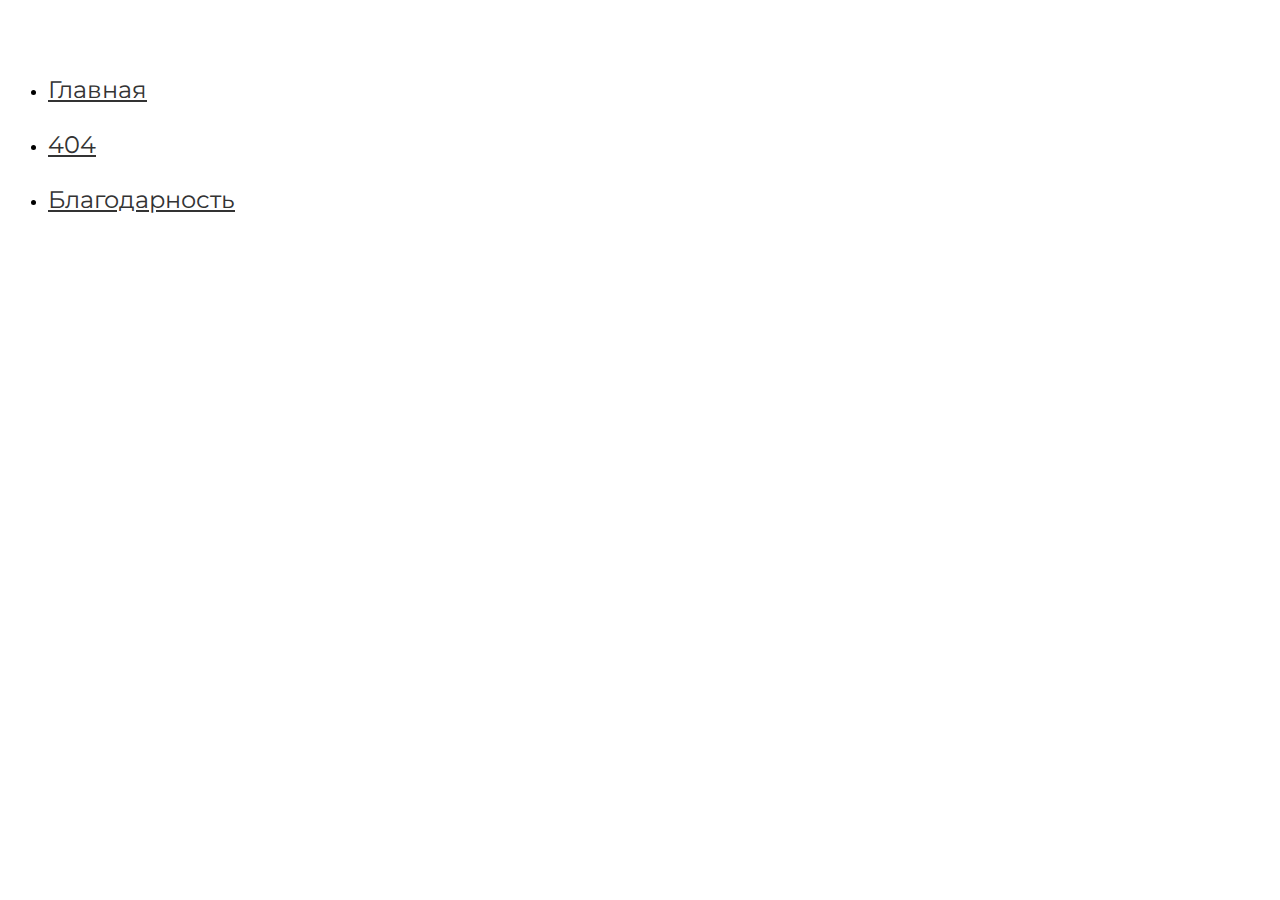
<file: nav.html>
<!DOCTYPE html>
<html lang="en">

<head>
	<meta charset="UTF-8">
	<meta name="viewport" content="width=device-width, initial-scale=1.0">
	<meta name="keywords" content="">
	<script src="https://degorov.ru/1base/wp-content/themes/Goodini/assets/js/jquery-3.5.1.min.js"></script>
	<link rel="stylesheet" type="text/css"
		href="https://degorov.ru/1base/wp-content/themes/Goodini/assets/css/base.min.css" />
	<link rel="stylesheet" type="text/css"
		href="https://degorov.ru/1base/wp-content/themes/Goodini/assets/css/blocks.css" />
	<link rel="stylesheet" type="text/css"
		href="https://degorov.ru/1base/wp-content/themes/Goodini/assets/css/modules.css" />
	<link rel="stylesheet" type="text/css"
		href="https://degorov.ru/1base/wp-content/themes/Goodini/assets/css/anim.css" />
	<link rel="stylesheet" href="https://cdn.jsdelivr.net/npm/swiper@11/swiper-bundle.min.css"/>
	<link rel="stylesheet" href="css/style.min.css">
	<title>Навигация</title>
</head>

<body>
	<div class="page-frame">

		<main class="content-wrap">
			<div class="navigation">
				<div class="container-fluid">
					<div class="navigation__inner">
						<ul>
							<li><a href="index.html">Главная</a></li>
							<li><a href="404.html">404</a></li>
							<li><a href="gratitude.html">Благодарность</a></li>
						</ul>
					</div>
				</div>
			</div>
		</main>
		
	</div>
	<script src="https://degorov.ru/1base/wp-content/themes/Goodini/assets/js/base.min.js"></script>
<script src="https://degorov.ru/1base/wp-content/themes/Goodini/assets/js/validate.min.js"></script>
<script src="https://cdn.jsdelivr.net/npm/swiper@11/swiper-bundle.min.js"></script>
<script src="js/gsap.min.js"></script>
<script src="js/ScrollTrigger.js"></script>
<script src="js/main.min.js"></script>

	<script>
		const displayWindowSize = () => {

			const StartWindowHeight = window.innerHeight;
			const windowWidth = window.innerWidth;
			const windowHeight = window.innerHeight;

			const ratio_default = 1.98;
			const ratio_current = windowWidth / windowHeight;
			const coef_ratio = (ratio_default / ratio_current).toFixed(2);
			const coef_height = (Math.max(windowHeight / 775, 0.78)).toFixed(2);
			const coef_width = (Math.min(coef_ratio * 1.07, 0.95)).toFixed(2);

			if ((StartWindowHeight !== windowHeight) && (navigator.platform !== 'iPhone' && navigator.platform !== 'iPad')) {
				document.body.classList.add("keyboard-on");
			} else {
				document.body.classList.remove("keyboard-on");
			}

			if (coef_ratio < 1) {
				document.documentElement.style.setProperty('--coef_r', coef_ratio);
			}
			if (coef_height < 1) {
				document.documentElement.style.setProperty('--coef_h', coef_height);
			}
			if (coef_width < 1) {
				document.documentElement.style.setProperty('--coef_w', coef_width);
			}
		};

		window.addEventListener("resize", displayWindowSize);

		// Инициализация функции отображения размера окна
		displayWindowSize();
	</script>
</body>

</html>
</file>
<file: css/style.min.css>
@import url(https://fonts.googleapis.com/css2?family=Montserrat:ital,wght@0,100..700;1,100..700&display=swap);@font-face{font-family:Patriciana;font-weight:400;src:url(../fonts/Patriciana.woff) format("woff")}@font-face{font-family:Patriciana;font-weight:400;src:url(../fonts/Patriciana.woff2) format("woff2")}html{font-size:max(16px*var(--coef_h),15px)}body{font-family:Montserrat,sans-serif;zoom:var(--zoom)}.fixed-body{overflow:hidden}.page-frame{position:relative;overflow:hidden}.container-fluid{max-width:1696px}h1,h2,h3,h4,h5,h6{font-family:Patriciana;font-weight:400}img{-o-object-fit:cover;object-fit:cover}#header{position:absolute;z-index:5;top:0;left:0;width:100%;color:#fff;border-bottom:.0625rem solid rgba(255,255,255,.5);padding:.75rem 0}#header .header__inner{display:-webkit-box;display:-ms-flexbox;display:flex;-webkit-box-pack:justify;-ms-flex-pack:justify;justify-content:space-between;-webkit-box-align:center;-ms-flex-align:center;align-items:center;gap:11.125rem}#header .header__right{-webkit-box-flex:1;-ms-flex-positive:1;flex-grow:1;display:-webkit-box;display:-ms-flexbox;display:flex;-webkit-box-pack:justify;-ms-flex-pack:justify;justify-content:space-between;-webkit-box-align:center;-ms-flex-align:center;align-items:center;gap:3rem}#header .header__logo{width:4.375rem;display:block}#header .header__logo img{width:100%}#header .header__text{display:-webkit-box;display:-ms-flexbox;display:flex;gap:3rem}#header .header__text p{font-size:1rem;line-height:130%;margin:0}#header .header__wrap{display:-webkit-box;display:-ms-flexbox;display:flex;gap:3rem}#header .header__socials{display:-webkit-box;display:-ms-flexbox;display:flex;gap:.875rem}#header .header__social{width:2.5rem;height:2.5rem;display:-webkit-box;display:-ms-flexbox;display:flex;-webkit-box-pack:center;-ms-flex-pack:center;justify-content:center;-webkit-box-align:center;-ms-flex-align:center;align-items:center;border:.0625rem solid #fff;border-radius:.625rem}#header .header__social:hover{background:#fff}#header .header__group{display:-webkit-inline-box;display:-ms-inline-flexbox;display:inline-flex;-webkit-box-orient:vertical;-webkit-box-direction:normal;-ms-flex-direction:column;flex-direction:column;-webkit-box-align:end;-ms-flex-align:end;align-items:flex-end}#header .header__phone{font-size:1.25rem;line-height:130%;font-weight:500}#header .header__phone:hover{color:#cfaa96}#header .header__btn{background:rgba(0,0,0,0);margin-top:.3125rem}#header .header__btn span{min-width:unset;border-bottom:.0625rem solid #cfaa96;padding:0;font-size:1rem;line-height:130%;font-weight:600;color:#cfaa96;-webkit-transition:.3s;-o-transition:.3s;transition:.3s}#header .header__btn:hover span{border-color:#fff;color:#fff}@media screen and (max-width:1399px){#header .header__inner{gap:6rem}#header .header__right,#header .header__text,#header .header__wrap{gap:1.5rem}#header .header__phone{font-size:1.125rem}}@media screen and (max-width:1180px){#header .header__inner{gap:4rem}}@media screen and (max-width:1023px){#header .header__text{gap:1.5rem}#header .header__text p{font-size:.75rem}#header .header__right,#header .header__wrap{gap:1.5rem}#header .header__social{width:2.25rem;height:2.25rem}#header .header__social svg{width:auto;max-width:1.125rem;height:auto}#header .header__phone{font-size:1rem}#header .header__btn span{font-size:.875rem}}@media screen and (max-width:850px){#header .header__inner{gap:1.5rem}}@media screen and (max-width:768px){#header .header__right{-webkit-box-flex:unset;-ms-flex-positive:unset;flex-grow:unset}#header .header__text{-ms-flex-wrap:wrap;flex-wrap:wrap;gap:.625rem 1.5rem}#header .header__text p:nth-child(1){display:none}#header .header__wrap{-ms-flex-negative:0;flex-shrink:0}}@media screen and (max-width:450px){#header .header__text{display:none}}.main-section{background-image:url(../img/main-bg.webp);background-repeat:no-repeat;background-position:center;background-size:cover;color:#fff;padding:16.875rem 0}.main-section__inner{display:-webkit-box;display:-ms-flexbox;display:flex;-webkit-box-pack:justify;-ms-flex-pack:justify;justify-content:space-between;gap:2rem}.main-section__left{max-width:40.875rem}.main-section__text{position:relative;max-width:16.875rem;font-size:1.25rem;line-height:130%;margin-left:auto}.main-section__text i{position:absolute;top:-6.25rem;left:-3.75rem;width:25rem;pointer-events:none}.main-section__text i img{width:100%}.main-section h1{font-size:3rem;line-height:110%;text-stroke:.125rem #fff;-webkit-text-stroke:.125rem #fff;margin:2rem 0 0 auto}.main-section__subtitle{font-family:Patriciana;font-size:2rem;line-height:130%;text-stroke:.0625rem #fff;-webkit-text-stroke:.0625rem #fff;margin-top:1rem}.main-section__group{display:-webkit-box;display:-ms-flexbox;display:flex;-webkit-box-align:center;-ms-flex-align:center;align-items:center;gap:1.5rem;margin-top:4rem}.main-section__btn{-ms-flex-negative:0;flex-shrink:0}.main-section__info{font-size:1.125rem;line-height:130%}.main-section__group2{position:relative;padding:2.25rem 0 2.25rem 14.125rem}.main-section__group2:after{content:"";position:absolute;top:0;left:0;width:50rem;height:100%;background:rgba(0,0,0,.1);-webkit-backdrop-filter:blur(.5rem);backdrop-filter:blur(.5rem);border-radius:1.5rem;pointer-events:none}.main-section__text2{position:relative;z-index:2;max-width:19.375rem;text-align:right;margin-left:auto}.main-section__text2 p:nth-child(1){font-size:1.5rem;line-height:130%;margin:0}.main-section__text2 p:nth-child(2){font-size:1.125rem;line-height:130%;margin:.625rem 0 0}.main-section__img{position:absolute;z-index:1;top:-16.875rem;right:calc(100% - 28rem);max-width:43.125rem;width:36vw;pointer-events:none}.main-section__img img{width:100%}.info{padding:0}.info__items{display:grid;grid-template-columns:repeat(2,calc(50% - 1rem));gap:0 2rem}.info__item{display:-webkit-box;display:-ms-flexbox;display:flex;-webkit-box-pack:justify;-ms-flex-pack:justify;justify-content:space-between;-webkit-box-align:stretch;-ms-flex-align:stretch;align-items:stretch}.info__item:nth-child(1) .info__item-img img,.info__item:nth-child(2) .info__item-img img{border-radius:0 0 1.5rem 1.5rem}.info__item:nth-child(3) .info__item-img,.info__item:nth-child(4) .info__item-img{-webkit-box-ordinal-group:0;-ms-flex-order:-1;order:-1}.info__item:nth-child(3) .info__item-img img,.info__item:nth-child(4) .info__item-img img{border-radius:1.5rem 1.5rem 0 0}.info__item-img{max-width:21.875rem;-ms-flex-negative:0;flex-shrink:0}.info__item-img img{width:100%;height:100%}.info__item-text{-webkit-box-flex:1;-ms-flex-positive:1;flex-grow:1;display:-webkit-box;display:-ms-flexbox;display:flex;-webkit-box-pack:center;-ms-flex-pack:center;justify-content:center;-webkit-box-align:center;-ms-flex-align:center;align-items:center;padding:1rem}.info__item-text p{max-width:17.5rem;font-size:1.25rem;line-height:130%;margin:0}.info__item-text p span{font-weight:600;color:#2f7a76}.advantages{background:#f1f1f1;color:#333;padding:8rem 0 6.625rem}.advantages__wrap{display:-webkit-box;display:-ms-flexbox;display:flex;-webkit-box-pack:justify;-ms-flex-pack:justify;justify-content:space-between;gap:2rem}.advantages__left{max-width:40rem}.advantages__right{max-width:49rem}.advantages h2{text-stroke:.125rem #2f7a76;-webkit-text-stroke:.125rem #2f7a76;color:#2f7a76}.advantages__text{display:grid;grid-template-columns:100%;gap:1rem;margin-top:2rem}.advantages__text p{font-size:1.5rem;line-height:130%;margin:0}.advantages__slider{position:relative;display:-webkit-box;display:-ms-flexbox;display:flex;gap:3.125rem}.advantages .swiper-wrapper{-webkit-box-align:stretch;-ms-flex-align:stretch;align-items:stretch}.advantages .swiper-slide{height:auto}.advantages .swiper-slide img{width:100%;border-radius:1.5rem}.advantages__slider-nav{display:-webkit-box;display:-ms-flexbox;display:flex;gap:.875rem}.advantages .swiper-button-next,.advantages .swiper-button-prev{position:static}.advantages__items{display:grid;grid-template-columns:repeat(3,calc(33.3333333333% - .3333333333rem));gap:.5rem;-webkit-box-align:start;-ms-flex-align:start;align-items:start;margin-top:3.125rem}.advantages__item{position:relative;padding:2.8125rem}.advantages__item:after{content:"";position:absolute;top:0;left:0;-webkit-transform:rotate(-6deg);-ms-transform:rotate(-6deg);transform:rotate(-6deg);width:100%;height:100%;border:.0625rem solid #2f7a76;border-radius:50%;pointer-events:none}.advantages__item p{max-width:22rem;font-size:1.5rem;line-height:130%;margin:0 auto}.requests{padding:8rem 0 13.75rem}.requests h2{text-align:center;text-stroke:.125rem #000;-webkit-text-stroke:.125rem #000}.requests h2 .text_color{line-height:110%;color:#2f7a76;text-stroke:.125rem #2f7a76;-webkit-text-stroke:.125rem #2f7a76;margin:0}.requests__items{display:grid;grid-template-columns:repeat(5,20%);-webkit-box-align:start;-ms-flex-align:start;align-items:start;margin-top:1.5rem}.requests__item{position:relative}.requests__item:nth-child(1){margin-top:6rem}.requests__item:nth-child(1) p{top:50%;left:.625rem;-webkit-transform:translate(0,-50%);-ms-transform:translate(0,-50%);transform:translate(0,-50%)}.requests__item:nth-child(2) p{top:50%;left:50%;-webkit-transform:translate(-50%,-50%);-ms-transform:translate(-50%,-50%);transform:translate(-50%,-50%)}.requests__item:nth-child(3){margin-top:3.125rem}.requests__item:nth-child(3) p{top:4.5625rem;left:50%;-webkit-transform:translate(-50%,0);-ms-transform:translate(-50%,0);transform:translate(-50%,0)}.requests__item:nth-child(4){margin-top:2rem}.requests__item:nth-child(4) p{top:3.125rem;left:55%;-webkit-transform:translate(-50%,0);-ms-transform:translate(-50%,0);transform:translate(-50%,0)}.requests__item:nth-child(5){margin-top:6rem}.requests__item:nth-child(5) p{top:50%;left:60%;-webkit-transform:translate(-50%,-50%);-ms-transform:translate(-50%,-50%);transform:translate(-50%,-50%)}.requests__item:nth-child(6){max-width:22.0625rem;grid-column:1/3;margin-top:-3rem}.requests__item:nth-child(6) p{top:3.125rem;left:1rem}.requests__item:nth-child(8){max-width:26.75rem;grid-column:4/6;margin-top:-3rem;margin-left:auto}.requests__item:nth-child(8) p{top:50%;right:1rem;-webkit-transform:translate(0,-50%);-ms-transform:translate(0,-50%);transform:translate(0,-50%)}.requests__item:nth-child(9){max-width:22.875rem;grid-column:1/3;margin-top:-2.5rem}.requests__item:nth-child(9) p{top:60%;left:2rem;-webkit-transform:translate(0,-50%);-ms-transform:translate(0,-50%);transform:translate(0,-50%)}.requests__item:nth-child(11){max-width:22.75rem;grid-column:4/6;margin-top:-2.5rem;margin-left:auto}.requests__item:nth-child(11) p{top:45%;right:2rem;-webkit-transform:translate(0,-50%);-ms-transform:translate(0,-50%);transform:translate(0,-50%)}.requests__item p{position:absolute;z-index:2;width:100%;max-width:13.4375rem;text-align:center;font-size:1.125rem;line-height:130%;color:#333;margin:0 auto}.requests__item-img{pointer-events:none}.requests__item-img img{width:100%}.requests__group{max-width:38.75rem;display:-webkit-box;display:-ms-flexbox;display:flex;-webkit-box-align:center;-ms-flex-align:center;align-items:center;gap:1.25rem;background:#fff;border-radius:4.75rem;padding:.75rem 1rem;margin:0 auto}.requests__btn{-ms-flex-negative:0;flex-shrink:0}.requests__info{font-size:1rem;line-height:130%;color:#333}.requests__img{position:absolute;left:0;bottom:5.75rem;width:100%;pointer-events:none}.info2{color:#333;padding:0 0 8rem}.info2 h2{text-stroke:.125rem #2f7a76;-webkit-text-stroke:.125rem #2f7a76}.info2__subtitle{font-size:1.5rem;line-height:130%;margin:1.25rem 0 2rem}.info2__group,.info2__items{display:grid;grid-template-columns:repeat(2,calc(50% - 1rem));gap:2rem;-webkit-box-align:start;-ms-flex-align:start;align-items:start}.info2__group .info2__item:nth-child(1){background:rgba(0,0,0,0);grid-column:1/3}.info2__group .info2__item:nth-child(3){margin-top:2.25rem}.info2__group2{display:grid;grid-template-columns:repeat(2,calc(50% - 1rem));gap:2rem;-webkit-box-align:start;-ms-flex-align:start;align-items:start}.info2__subgroup{display:grid;grid-template-columns:100%;gap:2rem;-webkit-box-align:start;-ms-flex-align:start;align-items:start}.info2__subgroup:nth-child(2){margin-top:2.25rem}.info2__item{display:-webkit-box;display:-ms-flexbox;display:flex;-webkit-box-orient:vertical;-webkit-box-direction:normal;-ms-flex-direction:column;flex-direction:column;-webkit-box-pack:justify;-ms-flex-pack:justify;justify-content:space-between;background:#ededed;border-radius:1.5rem}.info2__item-text{position:relative;z-index:1;display:grid;grid-template-columns:100%;gap:1rem;padding:2rem 2rem 0}.info2__item-text p{font-size:1.125rem;line-height:130%;margin:0}.info2__item-text strong{font-weight:600}.info2__item-img{margin-top:-2.5rem;pointer-events:none}.info2__item-img img{width:100%;border-radius:0 0 1.5rem 1.5rem}.info2 .circle{position:absolute;top:42%;left:50%;-webkit-transform:translate(-50%,-50%);-ms-transform:translate(-50%,-50%);transform:translate(-50%,-50%);max-width:98rem;width:100%;pointer-events:none}.info2 .circle img{width:100%}.services{background:#f1f1f1;color:#333;padding:8rem 0}.services h2{text-align:center;text-stroke:.125rem #2f7a76;-webkit-text-stroke:.125rem #2f7a76}.services__items{display:grid;grid-template-columns:repeat(4,calc(25% - .75rem));gap:1rem;margin-top:2.5rem}.services__item{display:-webkit-box;display:-ms-flexbox;display:flex;-webkit-box-orient:vertical;-webkit-box-direction:normal;-ms-flex-direction:column;flex-direction:column;background:#fff;border-radius:1.5rem;padding:2rem}.services__item2{grid-column:3/5;display:-webkit-box;display:-ms-flexbox;display:flex;-webkit-box-orient:horizontal;-webkit-box-direction:normal;-ms-flex-direction:row;flex-direction:row;-webkit-box-pack:center;-ms-flex-pack:center;justify-content:center;-webkit-box-align:center;-ms-flex-align:center;align-items:center;gap:1.25rem;background-image:url(../img/services-img.webp);background-repeat:no-repeat;background-position:center;background-size:cover}.services__item-title{font-size:1.25rem;line-height:130%;font-weight:600}.services__item-text{display:grid;grid-template-columns:100%;gap:.625rem;margin-top:2rem;margin-bottom:auto}.services__item-text p{font-size:1.125rem;line-height:130%;margin:0}.services__item-price{font-size:1.125rem;line-height:130%;font-weight:600;color:#2f7a76;margin-top:2rem}.services__item-price span{white-space:nowrap}.services__info{max-width:23.125rem;font-size:1rem;line-height:130%;font-weight:600;color:#fff}.employee{background-image:url(../img/employee-bg.webp);background-repeat:no-repeat;background-position:center;background-size:cover;color:#fff;padding:0}.employee .container-fluid{z-index:3}.employee__inner{position:relative;display:-webkit-box;display:-ms-flexbox;display:flex;-webkit-box-pack:justify;-ms-flex-pack:justify;justify-content:space-between;gap:2rem;padding:8rem 0 10.625rem}.employee__left{position:relative;z-index:2;max-width:21.25rem}.employee__right{position:relative;z-index:2;max-width:38.75rem}.employee__name{font-size:2.25rem;line-height:130%;font-weight:600;margin-bottom:2rem}.employee__text{display:grid;grid-template-columns:100%;gap:1rem}.employee__text p{font-size:1.5rem;line-height:130%;margin:0}.employee h2{position:relative;text-stroke:.125rem #fff;-webkit-text-stroke:.125rem #fff;margin-bottom:4rem}.employee h2:after{content:"";position:absolute;right:0;bottom:100%;width:2.625rem;height:1.5625rem;background-image:url(../img/marks.svg);background-repeat:no-repeat;background-position:center;background-size:contain;pointer-events:none}.employee h2:before{content:"";position:absolute;top:100%;left:-2rem;width:2.625rem;height:1.5625rem;background-image:url(../img/marks2.svg);background-repeat:no-repeat;background-position:center;background-size:contain;pointer-events:none}.employee__btn{margin-top:4rem}.employee__img{position:absolute;left:17rem;bottom:0;max-width:35rem;width:30vw;pointer-events:none}.employee__img img{width:100%}.employee__img2{position:absolute;left:0;bottom:0;width:100%}.employee__img2 img{width:100%}.employee__img3{position:absolute;z-index:1;left:10rem;bottom:2.25rem;max-width:22.625rem}.employee__img3 img{width:100%}.employee__img4{position:absolute;top:6.25rem;left:47%;-webkit-transform:translate(-50%,0);-ms-transform:translate(-50%,0);transform:translate(-50%,0);max-width:20.5625rem}.employee__img4 img{width:100%}.description{color:#333;padding:8rem 0}.description__inner{display:-webkit-box;display:-ms-flexbox;display:flex;-webkit-box-pack:justify;-ms-flex-pack:justify;justify-content:space-between;gap:3.125rem}.description__right{position:relative;max-width:36.875rem;-ms-flex-negative:0;flex-shrink:0}.description h2{text-stroke:.125rem #333;-webkit-text-stroke:.125rem #333}.description h2 .text_color{color:#2f7a76;text-stroke:.125rem #2f7a76;-webkit-text-stroke:.125rem #2f7a76}.description__items{display:grid;grid-template-columns:100%;gap:1.875rem;margin-top:3.125rem}.description__item{background:#ededed;border-radius:1.5rem}.description__item-show{display:-webkit-box;display:-ms-flexbox;display:flex;-webkit-box-pack:justify;-ms-flex-pack:justify;justify-content:space-between;-webkit-box-align:center;-ms-flex-align:center;align-items:center;gap:1rem;padding:2.5rem;cursor:pointer}.description__item-show--active .description__item-btn svg:nth-child(1){display:none}.description__item-show--active .description__item-btn svg:nth-child(2){display:block}.description__item-title{font-size:1.5rem;line-height:130%;font-weight:600}.description__item-btn{width:1.75rem;height:1.75rem;display:-webkit-box;display:-ms-flexbox;display:flex;-webkit-box-align:center;-ms-flex-align:center;align-items:center;cursor:pointer}.description__item-btn svg{width:100%;height:auto}.description__item-btn svg:nth-child(2){display:none}.description__item-hidden{display:none;padding:0 2.5rem 2.5rem}.description__item-text p{font-size:1.15rem;line-height:130%;margin:0}.description__img img{width:100%;border-radius:1.5rem}.description__text{position:absolute;top:3rem;left:3rem;right:3rem;display:grid;grid-template-columns:100%;gap:1rem}.description__text p{font-size:1.5rem;line-height:130%;color:#fff;margin:0}.advantages2{background:#f1f1f1;color:#333;padding:8rem 0}.advantages2 h2{text-align:center;color:#2f7a76;text-stroke:.125rem #2f7a76;-webkit-text-stroke:.125rem #2f7a76}.advantages2 p{text-align:center;font-size:1.5rem;line-height:130%;margin:.75rem 0 0}.advantages2__wrap{display:-webkit-box;display:-ms-flexbox;display:flex;-webkit-box-pack:justify;-ms-flex-pack:justify;justify-content:space-between;gap:2rem;margin-top:3.75rem}.advantages2__left{max-width:22rem;background:#fff;border-radius:1.5rem;padding:1.5rem}.advantages2__left .advantages2__subtitle{display:none}.advantages2__left ul li{padding-left:1.25rem}.advantages2__left ul li:after{content:"";position:absolute;top:.3125rem;left:0;width:.625rem;height:.625rem;background:#cfaa96;border-radius:50%}.advantages2__right{max-width:22rem;background:#fff;border-radius:1.5rem;padding:1.5rem}.advantages2__right .advantages2__subtitle{display:none}.advantages2__right ul li{text-align:right;padding-right:1.25rem}.advantages2__right ul li:after{content:"";position:absolute;top:.3125rem;right:0;width:.625rem;height:.625rem;background:#d7d7d7;border-radius:50%}.advantages2__center .advantages2__group2{display:-webkit-box;display:-ms-flexbox;display:flex}.advantages2 ul{display:grid;grid-template-columns:100%;gap:2.5rem}.advantages2 ul li{position:relative;font-size:1.125rem;line-height:130%}.advantages2 ul li strong{font-weight:600}.advantages2__group{display:grid;grid-template-columns:repeat(2,calc(50% - .5rem));gap:1rem}.advantages2__subtitle{text-align:center;font-family:Patriciana;font-size:1.25rem;line-height:130%;color:#2f7a76;text-stroke:.125rem #2f7a76;-webkit-text-stroke:.125rem #2f7a76}.advantages2__img{position:relative;width:calc(100% + 26rem);margin-left:-13rem;margin-top:1.5rem;pointer-events:none}.advantages2__img:after{content:"";position:absolute;left:50%;bottom:1.875rem;-webkit-transform:translate(-50%,0);-ms-transform:translate(-50%,0);transform:translate(-50%,0);width:.125rem;height:calc(100% + 3.75rem);background:-o-radial-gradient(circle,#69564c 0,rgba(47,122,118,.1488970588) 100%);background:radial-gradient(circle,#69564c 0,rgba(47,122,118,.1488970588) 100%)}.advantages2__img img{width:100%}.advantages2__group2{display:none;-webkit-box-pack:center;-ms-flex-pack:center;justify-content:center;-webkit-box-align:center;-ms-flex-align:center;align-items:center;gap:1.125rem;margin-top:-2rem}.advantages2__info{max-width:21.25rem;font-size:1rem;line-height:130%;font-weight:600}.specialists{color:#333;padding:8rem 0}.specialists__top{display:-webkit-box;display:-ms-flexbox;display:flex;-webkit-box-pack:justify;-ms-flex-pack:justify;justify-content:space-between;gap:1rem}.specialists__top p{position:relative;font-size:1.5rem;line-height:130%;padding:2.5rem;margin:0}.specialists__top p:after{content:"";position:absolute;top:50%;left:50%;-webkit-transform:translate(-50%,-50%) rotate(-4deg);-ms-transform:translate(-50%,-50%) rotate(-4deg);transform:translate(-50%,-50%) rotate(-4deg);width:100%;height:100%;border:.0625rem solid #2f7a76;border-radius:50%;pointer-events:none}.specialists__text{display:-webkit-box;display:-ms-flexbox;display:flex;-webkit-box-align:center;-ms-flex-align:center;align-items:center;gap:1.5rem}.specialists h2{text-stroke:.125rem #2f7a76;-webkit-text-stroke:.125rem #2f7a76}.specialists__slider-nav{display:-webkit-box;display:-ms-flexbox;display:flex;-webkit-box-align:center;-ms-flex-align:center;align-items:center;gap:.875rem}.specialists .swiper-button-next,.specialists .swiper-button-prev{position:static}.specialists__slider{position:relative;margin-top:2.5rem}.specialist-card--active ul li:nth-child(4)~li{display:block!important}.specialist-card__img{position:relative;padding-bottom:89%}.specialist-card__img img{position:absolute;top:0;left:0;width:100%;height:100%}.specialist-card__desc{margin-top:2rem}.specialist-card__title{font-size:1.5rem;line-height:130%;font-weight:600}.specialist-card__text{font-size:1.125rem;line-height:130%;margin-top:.5rem}.specialist-card ul{display:grid;grid-template-columns:100%;gap:.5rem;padding-left:.75rem;margin-top:2rem}.specialist-card ul li{position:relative;font-size:1.125rem;line-height:130%;padding-left:.875rem}.specialist-card ul li:after{content:"";position:absolute;top:.5rem;left:0;width:.25rem;height:.25rem;background:#333;border-radius:50%}.specialist-card ul li:nth-child(4)~li{display:none}.specialist-card__btn{display:-webkit-inline-box;display:-ms-inline-flexbox;display:inline-flex;-webkit-box-align:center;-ms-flex-align:center;align-items:center;gap:.25rem;margin-top:2rem;cursor:pointer}.specialist-card__btn i{width:1.25rem;-ms-flex-negative:0;flex-shrink:0;display:-webkit-box;display:-ms-flexbox;display:flex;-webkit-box-align:center;-ms-flex-align:center;align-items:center}.specialist-card__btn i svg{width:100%;height:auto;-webkit-transition:.3s;-o-transition:.3s;transition:.3s}.specialist-card__btn span{font-size:1.125rem;line-height:130%;font-weight:600;color:#a5755b;border-bottom:.0625rem solid #a5755b}.specialist-card__btn span:nth-child(2),.specialist-card__btn--active span:nth-child(1){display:none}.specialist-card__btn--active span:nth-child(2){display:block}.specialist-card__btn--active i svg{-webkit-transform:rotate(-180deg);-ms-transform:rotate(-180deg);transform:rotate(-180deg)}.connection{background-image:url(../img/connection-bg.png);background-repeat:no-repeat;background-position:center;background-size:cover;color:#fff;padding:8rem 0}.connection__inner{display:-webkit-box;display:-ms-flexbox;display:flex;-webkit-box-pack:justify;-ms-flex-pack:justify;justify-content:space-between;gap:2rem}.connection__left{max-width:40.3125rem}.connection__left p{position:relative;font-size:1.5rem;line-height:130%;padding:3.125rem 7.5rem;margin:2rem 0 0}.connection__left p:after{content:"";position:absolute;top:50%;left:50%;-webkit-transform:translate(-50%,-50%) rotate(-4deg);-ms-transform:translate(-50%,-50%) rotate(-4deg);transform:translate(-50%,-50%) rotate(-4deg);width:100%;height:100%;border:.0625rem solid #fff;border-radius:50%;pointer-events:none}.connection__right{max-width:26rem;-ms-flex-negative:0;flex-shrink:0}.connection h2{text-stroke:.125rem #fff;-webkit-text-stroke:.125rem #fff}.form-wrap{background:rgba(255,255,255,.3);-webkit-backdrop-filter:blur(3.125rem);backdrop-filter:blur(3.125rem);color:#fff;border-radius:1.5rem;padding:3rem}.form-head{text-align:center;padding:0!important;margin:0!important}.form-title{font-size:1.25rem;line-height:130%;font-weight:600}.form-subtitle{font-size:1rem;line-height:130%;font-weight:500;margin-top:.5rem}.form_block{display:grid;grid-template-columns:100%;gap:1.25rem;margin-top:1.25rem}.form-group{border:none;padding:0;margin:0}.form-group input{width:100%;height:3.75rem;background:#d9d9d9;border-color:transparent;border-radius:1rem;padding:0 1.25rem;font-size:1rem;line-height:130%;color:#333}.form-btn span{padding:1.125rem 1rem!important}.mistake{background-image:url(../img/mistake-bg.webp);background-repeat:no-repeat;background-position:top;background-size:cover;color:#fff;padding:23.75rem 0 15.625rem}.mistake__inner{display:-webkit-box;display:-ms-flexbox;display:flex;-webkit-box-pack:justify;-ms-flex-pack:justify;justify-content:space-between;-webkit-box-align:start;-ms-flex-align:start;align-items:start;gap:2rem}.mistake__left{max-width:36.875rem}.mistake__left p{font-size:2rem;line-height:130%;margin:1.5rem 0 0}.mistake__right{-ms-flex-negative:0;flex-shrink:0}.mistake__right span{font-family:Patriciana;font-size:12.5rem;line-height:105%;color:rgba(255,255,255,.5);text-stroke:.125rem rgba(255,255,255,.5);-webkit-text-stroke:.125rem rgba(255,255,255,.5)}.mistake h1{font-size:4rem;line-height:110%;text-stroke:.125rem #fff;-webkit-text-stroke:.125rem #fff;margin:0}.mistake__btn{margin-top:4.5rem}.gratitude{background-image:url(../img/gratitude-bg.webp);background-repeat:no-repeat;background-position:top;background-size:cover;color:#fff;padding:23.75rem 0 15.625rem}.gratitude__inner{max-width:36.875rem}.gratitude__inner p{max-width:31.25rem;font-size:1.5rem;line-height:130%;margin:1.5rem 0 0}.gratitude h1{font-size:4rem;line-height:110%;text-stroke:.125rem #fff;-webkit-text-stroke:.125rem #fff;margin:0}.gratitude__btn{margin-top:4.5rem}@media screen and (max-width:1700px){.main-section{padding-bottom:12rem}}@media screen and (max-width:1600px){.advantages__item p,.advantages__text p{font-size:1.25rem}.requests__item:nth-child(6),.requests__item:nth-child(8),.requests__item:nth-child(9){margin-top:-4rem}.requests__item:nth-child(11){margin-top:-3rem}.requests__item p{max-width:10rem}.employee__left{max-width:18rem}.employee__right{max-width:34rem}.employee__name{font-size:1.75rem}.employee__text p{font-size:1.25rem}.advantages2__center{display:-webkit-box;display:-ms-flexbox;display:flex;-webkit-box-orient:vertical;-webkit-box-direction:normal;-ms-flex-direction:column;flex-direction:column}.advantages2 ul{gap:2rem}.advantages2 ul li{font-size:1rem}.advantages2__subtitle{font-size:1.125rem}.advantages2__img{width:calc(100% + 18rem);margin-left:-9rem;margin-bottom:auto}.advantages2__group2{margin-top:0}.mistake{padding:14rem 0 8rem}.mistake__left{max-width:28rem}.mistake__left p{font-size:1.5rem}.mistake h1{font-size:3rem}.gratitude{padding:14rem 0 8rem}.gratitude__inner{max-width:28rem}.gratitude h1{font-size:3rem}}@media screen and (max-width:1500px){.main-section{padding:14rem 0 8rem}.main-section__text2{max-width:14rem}.main-section__text2 p:nth-child(1){font-size:1.125rem}.main-section__text2 p:nth-child(2){font-size:1rem}.main-section__img{top:-10rem;right:calc(100% - 24rem);max-width:30rem;width:100%}}@media screen and (max-width:1399px){.main-section{padding-bottom:10rem}.main-section__left{max-width:32rem}.main-section__text{max-width:12.5rem;font-size:1rem}.main-section__text i{left:-1.5rem;width:20rem}.main-section h1{font-size:2.25rem}.main-section__subtitle{font-size:1.5rem}.main-section__group{margin-top:2rem}.main-section__info{font-size:1rem}.info__items{grid-template-columns:repeat(2,calc(50% - .5rem));gap:0 1rem}.info__item-text p{font-size:1rem}.info__item-img{max-width:18rem}.advantages{padding:5rem 0}.advantages__right{max-width:35.125rem}.advantages__slider{gap:2rem}.advantages__item p{font-size:1.125rem}.advantages .swiper-button-next,.advantages .swiper-button-prev{width:3.125rem;height:3.125rem}.advantages .swiper-button-next svg,.advantages .swiper-button-prev svg{max-width:1.5rem}.requests{padding:5rem 0 8rem}.requests__item:nth-child(6){margin-top:-3rem}.requests__item:nth-child(6) .requests__item-img{max-width:18.75rem}.requests__item:nth-child(8){margin-top:-3rem}.requests__item:nth-child(11) .requests__item-img,.requests__item:nth-child(8) .requests__item-img,.requests__item:nth-child(9) .requests__item-img{max-width:18.75rem}.requests__item p{font-size:1rem}.info2{padding:0 0 5rem}.info2__subtitle{font-size:1.25rem}.info2__item-text{padding:1.5rem 1.5rem 0}.info2__item-text p{font-size:1rem}.services{padding:5rem 0}.services__item{padding:1.5rem}.services__item-title{font-size:1.125rem}.services__item-text{margin-top:1.5rem}.services__item-text p{font-size:1rem}.services__item-price{font-size:1rem;margin-top:1.5rem}.employee__inner{padding:5rem 0}.employee__left{max-width:16rem}.employee__right{max-width:28rem}.employee__name{font-size:1.5rem}.employee__text p{font-size:1.125rem}.employee__img{left:13rem}.employee__img3{left:0;max-width:18rem}.employee__img4{left:45%;max-width:12rem}.description{padding:5rem 0}.description__right{max-width:28rem}.description__item-show{padding:2rem}.description__item-title{font-size:1.25rem}.description__item-hidden{padding:0 2rem 2rem}.description__text{top:2rem;left:1.5rem;right:1.5rem}.description__text p{font-size:1.125rem}.advantages2{padding:5rem 0}.advantages2 p{font-size:1.25rem}.advantages2__left,.advantages2__right{max-width:18rem}.advantages2 ul{gap:1.5rem}.advantages2 ul li{font-size:.875rem}.advantages2 ul li:after{top:.25rem}.specialists{padding:5rem 0}.specialists__top{-webkit-box-align:end;-ms-flex-align:end;align-items:flex-end}.specialists__top p{font-size:1.25rem}.specialists__text{gap:1rem}.specialists__slider{margin-top:2rem}.specialist-card__title{font-size:1.25rem}.specialist-card ul li,.specialist-card__btn,.specialist-card__text{font-size:1rem}.connection{padding:5rem 0}.connection__left{max-width:32rem}.connection__left p{font-size:1.25rem;padding:2rem 6rem;margin-top:8rem}.connection__right{max-width:22rem}.form-wrap{padding:2.5rem 2rem}.gratitude h1,.mistake h1{font-size:2.25rem}}@media screen and (max-width:1180px){.info__item-img{max-width:15rem}.info__item-text p{font-size:.875rem}.advantages__text p{font-size:1.125rem}.advantages__items{margin-top:2rem}.advantages__item p{font-size:1rem}.requests__item:nth-child(6),.requests__item:nth-child(8){margin-top:-2rem}.requests__item p{max-width:8rem;font-size:.875rem}.info2__items{grid-template-columns:repeat(2,calc(50% - .5rem));gap:1rem}.info2__item-text p{font-size:.9rem}.info2__group,.info2__group2{grid-template-columns:repeat(2,calc(50% - .5rem));gap:1rem}.info2__subgroup{gap:1rem}.services__item-title{font-size:1rem}.services__item-price,.services__item-text p{font-size:.9rem}.description__items{gap:1.25rem}.description__item-show{padding:1.25rem}.description__item-title{font-size:1.125rem}.description__item-hidden{padding:0 1.25rem 1.25rem}.advantages2__subtitle,.description__item-text p{font-size:1rem}.advantages2__img{width:calc(100% + 14rem);margin-left:-7rem}.advantages2__group2{-webkit-box-orient:vertical;-webkit-box-direction:normal;-ms-flex-direction:column;flex-direction:column;text-align:center}}@media screen and (max-width:1100px){.main-section{padding-bottom:8rem}.main-section__group2{padding-left:13rem}.main-section__img{right:calc(100% - 22rem);max-width:24rem}}@media screen and (max-width:1023px){.main-section__left{max-width:28rem}.main-section__right{-ms-flex-negative:0;flex-shrink:0}.main-section__text{max-width:100%;font-size:.875rem}.main-section__text i{display:none}.main-section h1{font-size:2rem;margin-top:1rem}.main-section__subtitle{font-size:1.125rem}.main-section__group{gap:1rem}.main-section__info{font-size:.875rem}.main-section__group2{padding-top:2rem;padding-bottom:2rem}.main-section__text2{max-width:12rem}.main-section__text2 p:nth-child(1){font-size:1rem}.main-section__text2 p:nth-child(2){font-size:.875rem}.info__items{grid-template-columns:repeat(2,50%)}.info__item-text{width:50%}.info__item-img{width:50%;-ms-flex-negative:unset;flex-shrink:unset}.advantages{padding:4rem 0}.advantages__right{max-width:28rem}.advantages__text p{font-size:.875rem}.advantages__item{padding:2rem}.advantages__item p{font-size:.875rem}.requests{padding:4rem 0 6rem}.requests__items{grid-template-columns:repeat(4,calc(25% - .75rem));gap:1rem;-webkit-box-align:stretch;-ms-flex-align:stretch;align-items:stretch;margin-top:2rem}.requests__item{display:-webkit-box;display:-ms-flexbox;display:flex;-webkit-box-align:center;-ms-flex-align:center;align-items:center;grid-column:unset!important;background:-o-linear-gradient(300.31deg,#efefef 54.218%,#ededed 78.919%,#e3dad5 102.74%);background:linear-gradient(149.69deg,#efefef 54.218%,#ededed 78.919%,#e3dad5 102.74%);padding:1.5rem;margin:0!important}.requests__item-img{display:none}.requests__item p{position:static;-webkit-transform:unset!important;-ms-transform:unset!important;transform:unset!important}.requests .empty{display:none}.requests__group{max-width:32rem;margin-top:4rem}.requests__info{font-size:.875rem}.requests__img{bottom:2.5rem}.info2{padding:0 0 4rem}.info2__subtitle{font-size:1rem;margin-bottom:0}.info2__item-text{padding:1.5rem 1rem 0}.info2__item-text p{font-size:.875rem}.services{padding:4rem 0}.services__items{grid-template-columns:repeat(3,calc(33.3333333333% - .6666666667rem))}.services__item2{grid-column:2/4}.employee__inner{padding:4rem 0}.employee__left{max-width:14rem}.employee__name{margin-bottom:1rem}.employee__text p{font-size:1rem}.employee h2{margin-bottom:2rem}.employee__btn{margin-top:2rem}.employee__img{left:10rem;max-width:15rem;width:100%}.description{padding:4rem 0}.description__inner{gap:2rem}.description__right{max-width:20rem}.description__items{gap:1rem;margin-top:2rem}.description__item-title{font-size:1rem}.description__item-btn{width:1.25rem;height:1.25rem}.description__item-text p{font-size:.875rem}.description__text p{font-size:1rem}.advantages2{padding:4rem 0}.advantages2 p{font-size:1.125rem}.advantages2__wrap{-ms-flex-wrap:wrap;flex-wrap:wrap;margin-top:2rem}.advantages2__center{max-width:32rem;-webkit-box-ordinal-group:2;-ms-flex-order:1;order:1;margin:0 auto}.advantages2__group2{-webkit-box-orient:horizontal;-webkit-box-direction:normal;-ms-flex-direction:row;flex-direction:row;text-align:start}.advantages2__info{max-width:14rem;font-size:.875rem}.specialists{padding:4rem 0}.specialists__text p{font-size:1.125rem;padding:2rem}.specialist-card__desc{margin-top:1rem}.specialist-card__title{font-size:1rem}.specialist-card ul{margin-top:1rem}.specialist-card ul li{font-size:.875rem}.specialist-card__btn{font-size:.875rem;margin-top:1rem}.connection{padding:4rem 0}.connection:after{content:"";position:absolute;top:0;left:0;width:100%;height:100%;background:rgba(0,0,0,.6);pointer-events:none}.connection__left{max-width:32rem}.connection__left p{font-size:1rem;padding:2.5rem 4rem;margin-top:1rem}.connection__right{max-width:20rem}.mistake{padding:10rem 0 4rem}.mistake__left{max-width:18rem}.mistake__left p{font-size:1.125rem;margin-top:1rem}.mistake__right span{font-size:7.5rem}.mistake h1{font-size:2rem}.mistake__btn{margin-top:2rem}.gratitude{padding:10rem 0 4rem}.gratitude__inner{max-width:24rem}.gratitude__inner p{font-size:1.125rem;margin-top:1rem}.gratitude h1{font-size:2rem}.gratitude__btn{margin-top:2rem}}@media screen and (max-width:900px){.employee__img{left:1rem;max-width:12rem}}@media screen and (max-width:850px){.main-section{padding:10rem 0 6rem}.main-section__inner{-webkit-box-orient:vertical;-webkit-box-direction:normal;-ms-flex-direction:column;flex-direction:column}.main-section__right{max-width:28rem;margin-left:auto}.main-section__group{-webkit-box-orient:vertical;-webkit-box-direction:normal;-ms-flex-direction:column;flex-direction:column;-webkit-box-align:start;-ms-flex-align:start;align-items:start}.main-section__img{right:calc(100% - 18rem);max-width:20rem}}@media screen and (max-width:768px){.main-section__group2{padding-left:10rem}.main-section__img{top:-5rem;right:calc(100% - 15rem);max-width:16rem}.info__item:nth-child(1) .info__item-img img,.info__item:nth-child(2) .info__item-img img{border-radius:0 0 .625rem .625rem}.info__item:nth-child(3) .info__item-img img,.info__item:nth-child(4) .info__item-img img{border-radius:.625rem .625rem 0 0}.info__item-text p{font-size:.75rem}.advantages{padding:3rem 0}.advantages__wrap{-webkit-box-orient:vertical;-webkit-box-direction:normal;-ms-flex-direction:column;flex-direction:column;-webkit-box-align:center;-ms-flex-align:center;align-items:center}.advantages__left{max-width:100%}.advantages__items{grid-template-columns:repeat(2,calc(50% - .25rem))}.advantages__slider{display:block}.advantages__slider-nav{-webkit-box-pack:center;-ms-flex-pack:center;justify-content:center;margin-top:1.5rem}.requests{padding:3rem 0 5rem}.requests__items{grid-template-columns:repeat(3,calc(33.3333333333% - .6666666667rem))}.requests__item{padding:.5rem 1rem}.requests__group{margin-top:8rem}.info2{padding-bottom:3rem}.info2__items{grid-template-columns:100%}.info2__group{-webkit-box-align:stretch;-ms-flex-align:stretch;align-items:stretch}.info2__item,.info2__subgroup{margin-top:0!important}.services{padding:3rem 0}.services__items{grid-template-columns:repeat(2,calc(50% - .5rem))}.services__item2{grid-column:1/3}.employee__inner{-webkit-box-orient:vertical;-webkit-box-direction:normal;-ms-flex-direction:column;flex-direction:column;gap:3rem;padding:3rem 0 10rem}.employee__left{-webkit-box-ordinal-group:2;-ms-flex-order:1;order:1}.employee__right{max-width:100%}.employee__text{gap:0}.employee__img{left:54%;-webkit-transform:translate(-50%,0);-ms-transform:translate(-50%,0);transform:translate(-50%,0);max-width:15rem}.employee__img2{min-width:48rem}.employee__img4{top:2rem;left:unset;right:1rem;-webkit-transform:unset;-ms-transform:unset;transform:unset}.description{padding:3rem 0}.description__right{max-width:16rem}.description__text{top:1rem;left:.625rem;right:.625rem}.description__text p{font-size:.875rem}.advantages2{padding:3rem 0}.advantages2__wrap{display:grid;grid-template-columns:repeat(2,calc(50% - 1rem));gap:.825rem 2rem}.advantages2__left,.advantages2__right{max-width:100%;padding:1.5rem 1rem}.advantages2__center{grid-column:1/3;-webkit-box-ordinal-group:0;-ms-flex-order:-1;order:-1}.advantages2__center .advantages2__group2{display:none}.advantages2__group2{display:-webkit-box;display:-ms-flexbox;display:flex;margin-top:2rem}.advantages2 ul li{text-align:start!important;padding:0 0 0 1.25rem!important}.advantages2 ul li:after{left:0!important;right:unset!important}.connection,.specialists{padding:3rem 0}.connection__inner{-webkit-box-orient:vertical;-webkit-box-direction:normal;-ms-flex-direction:column;flex-direction:column;-webkit-box-align:center;-ms-flex-align:center;align-items:center}.connection__left{max-width:100%}.connection__left p{max-width:32rem}.connection__right{margin:0 auto}.mistake{background-position:left;padding-bottom:3rem}.mistake__inner{-webkit-box-orient:vertical;-webkit-box-direction:normal;-ms-flex-direction:column;flex-direction:column;gap:1rem}.mistake__right{-webkit-box-ordinal-group:0;-ms-flex-order:-1;order:-1}.gratitude{padding-bottom:3rem}}@media screen and (max-width:700px){.employee__img{left:65%}}@media screen and (max-width:650px){.description__right{max-width:13rem}}@media screen and (max-width:576px){#header .header__inner,#header .header__wrap{gap:1rem}#header .header__socials{gap:.625rem}#header .header__social{width:1.875rem;height:1.875rem}#header .header__social svg{max-width:.875rem}#header .header__phone{font-size:.875rem}.main-section{padding-top:9rem}.main-section__group{-webkit-box-orient:horizontal;-webkit-box-direction:normal;-ms-flex-direction:row;flex-direction:row;-webkit-box-align:center;-ms-flex-align:center;align-items:center}.main-section__img{top:-1rem;right:calc(100% - 12rem);max-width:12rem}.info__items{grid-template-columns:100%;gap:1rem}.info__item:nth-child(even) .info__item-img{-webkit-box-ordinal-group:0!important;-ms-flex-order:-1!important;order:-1!important}.info__item:nth-child(odd) .info__item-img{-webkit-box-ordinal-group:2!important;-ms-flex-order:1!important;order:1!important}.info__item:first-child .info__item-img img{border-radius:0 0 .625rem .625rem!important}.info__item:last-child .info__item-img img{border-radius:.625rem .625rem 0 0!important}.info__item-img{max-width:100%}.info__item-img img{border-radius:.625rem!important}.advantages__text{margin-top:1rem}.advantages__items{grid-template-columns:100%}.advantages__item{max-width:18.75rem}.advantages__item:nth-child(even){margin-left:auto}.requests__items{grid-template-columns:repeat(2,calc(50% - .5rem))}.requests__img{left:50%;bottom:5rem;-webkit-transform:translate(-50%,0);-ms-transform:translate(-50%,0);transform:translate(-50%,0);min-width:36rem}.services__item{padding:1rem}.services__item2{-webkit-box-orient:vertical;-webkit-box-direction:normal;-ms-flex-direction:column;flex-direction:column;-webkit-box-align:center;-ms-flex-align:center;align-items:center;text-align:center;gap:1rem}.services__item-price,.services__item-text{margin-top:1rem}.services__info{font-size:.875rem}.employee__left{max-width:12rem}.employee__name{font-size:1.125rem}.employee__text p{font-size:.875rem}.employee__img{left:unset;right:-2rem;-webkit-transform:unset;-ms-transform:unset;transform:unset;max-width:14rem}.description__inner{-webkit-box-orient:vertical;-webkit-box-direction:normal;-ms-flex-direction:column;flex-direction:column}.description__right{max-width:16rem;margin:0 auto}.advantages2 p{font-size:1rem}.advantages2__wrap{grid-template-columns:100%;gap:2rem}.advantages2__left .advantages2__subtitle{display:block;text-align:start;margin-bottom:1rem}.advantages2__right{-webkit-box-ordinal-group:0;-ms-flex-order:-1;order:-1}.advantages2__right .advantages2__subtitle{display:block;text-align:start;margin-bottom:1rem}.advantages2__center{display:none}.advantages2__subtitle{font-size:.875rem}.advantages2 ul{gap:1rem}.specialists__top{-webkit-box-orient:vertical;-webkit-box-direction:normal;-ms-flex-direction:column;flex-direction:column;-webkit-box-align:start;-ms-flex-align:start;align-items:start}.specialists__text p{font-size:1rem}.specialists__slider-nav{width:100%;-webkit-box-pack:end;-ms-flex-pack:end;justify-content:flex-end}.connection__left p{padding:0;margin-top:1rem}.connection__left p:after{display:none}.mistake__left p{font-size:1rem}.mistake__right span{font-size:6.25rem}.gratitude__inner p{font-size:1rem}}@media screen and (max-width:499px){.info2__items{gap:.625rem}.info2__group,.info2__group2{grid-template-columns:repeat(2,calc(50% - .3125rem));gap:.625rem}.info2__subgroup{gap:.625rem}.info2__item-text{padding:1rem .625rem 0}.info2__item-text p{font-size:.75rem}.info2__subtitle{font-size:.875rem}.employee__img{max-width:13rem}}@media screen and (max-width:399px){.main-section__right{max-width:20rem}.main-section__group{-webkit-box-orient:vertical;-webkit-box-direction:normal;-ms-flex-direction:column;flex-direction:column;-webkit-box-align:start;-ms-flex-align:start;align-items:start}.main-section__group2{padding-top:1rem;padding-left:8rem;padding-bottom:1rem}.main-section__text2{max-width:11rem}.main-section__text2 p:nth-child(1){font-size:.875rem}.main-section__text2 p:nth-child(2){font-size:.75rem}.main-section__img{right:calc(100% - 11rem)}.requests__items{grid-template-columns:repeat(2,calc(50% - .375rem));gap:.75rem}.requests__group{-webkit-box-orient:vertical;-webkit-box-direction:normal;-ms-flex-direction:column;flex-direction:column;gap:1rem;border-radius:2rem}.requests__info{text-align:center}.requests__img{bottom:9rem}.services__items{grid-template-columns:repeat(2,calc(50% - .3125rem));gap:.625rem}.services__item-title{font-size:.875rem}.services__info,.services__item-price,.services__item-text p{font-size:.75rem}.employee__inner{padding-bottom:21rem}.employee__left{max-width:100%}.employee__img{right:50%;-webkit-transform:translate(50%,0);-ms-transform:translate(50%,0);transform:translate(50%,0)}.advantages2__img{width:100%;margin:0}.advantages2__group2{-webkit-box-orient:vertical;-webkit-box-direction:normal;-ms-flex-direction:column;flex-direction:column;text-align:center}.specialists__text{-webkit-box-orient:vertical;-webkit-box-direction:normal;-ms-flex-direction:column;flex-direction:column}}h2{font-size:3rem;line-height:110%;margin:0}.btn-beige{background:-webkit-gradient(linear,left bottom,left top,from(#cfaa96),color-stop(112.069%,#a5755b));background:-o-linear-gradient(bottom,#cfaa96,#a5755b 112.069%);background:linear-gradient(0deg,#cfaa96,#a5755b 112.069%);border-radius:5rem}.btn-beige:hover{background:-webkit-gradient(linear,left top,left bottom,color-stop(9.964%,#cfaa96),color-stop(300.927%,#a5755b));background:-o-linear-gradient(top,#cfaa96 9.964%,#a5755b 300.927%);background:linear-gradient(180deg,#cfaa96 9.964%,#a5755b 300.927%)}.btn-beige span{min-width:unset;padding:1.125rem 2.5rem;font-size:1.125rem;line-height:130%;color:#fff}.swiper-button-next,.swiper-button-prev{width:4.9375rem;height:4.9375rem;border:.0625rem solid #333;border-radius:50%;margin-top:0;-webkit-transition:.3s;-o-transition:.3s;transition:.3s}.swiper-button-next:after,.swiper-button-prev:after{display:none}.swiper-button-next:hover,.swiper-button-prev:hover{background:-webkit-gradient(linear,left bottom,left top,from(#cfaa96),color-stop(112.069%,#a5755b));background:-o-linear-gradient(bottom,#cfaa96,#a5755b 112.069%);background:linear-gradient(0deg,#cfaa96,#a5755b 112.069%);border-color:#a5755b}.swiper-button-next:hover svg path,.swiper-button-prev:hover svg path{stroke:#fff}.swiper-button-next svg,.swiper-button-prev svg{max-width:2.625rem;height:auto;-webkit-transition:.3s;-o-transition:.3s;transition:.3s}.agreement-check{max-width:21.875rem}.agreement-check input{position:absolute;top:0;left:0;right:0;bottom:0;width:100%;height:100%}.agreement-check input:checked~label:after{background-image:url(../img/check.svg)}.agreement-check label{position:relative;font-size:.875rem;line-height:130%;color:#fff;padding-left:1.875rem}.agreement-check label:after{content:"";position:absolute;top:0;left:0;width:.875rem;height:.875rem;background-repeat:no-repeat;background-position:center;background-size:auto;background-color:rgba(0,0,0,0);border:.0625rem solid #fff;border-radius:.3125rem}.popup{background:rgba(0,0,0,0)!important;padding:0!important}.navigation{padding:3.125rem 0}.navigation ul{display:grid;grid-template-columns:100%;gap:1.5rem}.navigation ul li a{font-size:1.5rem;line-height:130%;color:#333}.navigation ul li a:hover{color:#a5755b}@media screen and (max-width:1399px){h2{font-size:2.25rem}.swiper-button-next,.swiper-button-prev{width:3.125rem;height:3.125rem}.swiper-button-next svg,.swiper-button-prev svg{max-width:1.5rem}}@media screen and (max-width:1023px){h2{font-size:2rem}.btn-beige span{font-size:1rem}}.footer-top{color:#333;padding:3.125rem 0}.footer-top__inner{display:-webkit-box;display:-ms-flexbox;display:flex;-webkit-box-pack:justify;-ms-flex-pack:justify;justify-content:space-between;-webkit-box-align:start;-ms-flex-align:start;align-items:start;gap:3.75rem}.footer-top__right{-ms-flex-negative:0;flex-shrink:0;display:-webkit-box;display:-ms-flexbox;display:flex;gap:3.75rem}.footer-top__left{display:-webkit-box;display:-ms-flexbox;display:flex;-webkit-box-align:center;-ms-flex-align:center;align-items:center;gap:1.125rem}.footer-top__logo{width:4.375rem;-ms-flex-negative:0;flex-shrink:0;display:block}.footer-top__logo img{width:100%}.footer-top__text{max-width:14.375rem;display:grid;grid-template-columns:100%;gap:.5rem}.footer-top__text p{font-size:1rem;line-height:130%;margin:0}.footer-top__text p:nth-child(2){display:none}.footer-top__text2{display:-webkit-box;display:-ms-flexbox;display:flex;gap:3.75rem}.footer-top__text2 p{text-align:right;font-size:1rem;line-height:130%;margin:0}.footer-top__text2 span{display:block;color:#bfbfbf;margin-bottom:.3125rem}.footer-top__wrap{display:-webkit-box;display:-ms-flexbox;display:flex;gap:3.75rem}.footer-top__socials{display:-webkit-box;display:-ms-flexbox;display:flex;-webkit-box-orient:vertical;-webkit-box-direction:normal;-ms-flex-direction:column;flex-direction:column;-webkit-box-align:end;-ms-flex-align:end;align-items:flex-end}.footer-top__socials-text{text-align:right;font-size:1rem;line-height:130%;color:#bfbfbf;margin-bottom:.3125rem}.footer-top__socials-wrap{display:-webkit-box;display:-ms-flexbox;display:flex;-webkit-box-pack:end;-ms-flex-pack:end;justify-content:flex-end;gap:.625rem}.footer-top__social{width:2.5rem;height:2.5rem;display:-webkit-box;display:-ms-flexbox;display:flex;-webkit-box-pack:center;-ms-flex-pack:center;justify-content:center;-webkit-box-align:center;-ms-flex-align:center;align-items:center;border:.125rem solid #e0d2c1;border-radius:.625rem}.footer-top__social:hover{background:#e0d2c1}.footer-top__group{display:-webkit-inline-box;display:-ms-inline-flexbox;display:inline-flex;-webkit-box-orient:vertical;-webkit-box-direction:normal;-ms-flex-direction:column;flex-direction:column;-webkit-box-align:end;-ms-flex-align:end;align-items:flex-end}.footer-top__phone span{display:block;text-align:right;font-size:1rem;line-height:130%;color:#bfbfbf;margin-bottom:.3125rem}.footer-top__phone a{font-size:1.25rem;line-height:130%;font-weight:500}.footer-top__phone a:hover{color:#cfaa96}.footer-top__btn{background:rgba(0,0,0,0);margin-top:.3125rem}.footer-top__btn span{min-width:unset;border-bottom:.0625rem solid #cfaa96;padding:0;font-size:1rem;line-height:130%;font-weight:600;color:#cfaa96;-webkit-transition:.3s;-o-transition:.3s;transition:.3s}.footer-top__btn:hover span{opacity:.7}.footer-bottom{background:#f1f1f1;padding:.75rem 0}.footer-bottom__inner{display:-webkit-box;display:-ms-flexbox;display:flex;-ms-flex-wrap:wrap;flex-wrap:wrap;-webkit-box-pack:justify;-ms-flex-pack:justify;justify-content:space-between;-webkit-box-align:center;-ms-flex-align:center;align-items:center;gap:1rem}.footer-bottom .b2b{width:13.875rem;display:block}.footer-bottom .b2b img{width:100%}.footer-bottom__text{display:-webkit-box;display:-ms-flexbox;display:flex;-ms-flex-wrap:wrap;flex-wrap:wrap;-webkit-box-align:center;-ms-flex-align:center;align-items:center;gap:.3125rem}.footer-bottom__text p{font-size:.75rem;line-height:130%;color:#000;margin:0}.footer-bottom__text a{color:#cfaa96;border-bottom:.0625rem solid #cfaa96}.footer-bottom__text a:hover{color:#a5755b;border-color:#a5755b}@media screen and (max-width:1600px){.footer-top__inner,.footer-top__right,.footer-top__text2,.footer-top__wrap{gap:2rem}}@media screen and (max-width:1399px){.footer-top{padding:2.5rem 0}.footer-top__text{max-width:13rem}.footer-top__phone span,.footer-top__socials-text,.footer-top__text p,.footer-top__text2 p{font-size:.875rem}.footer-top__phone a{font-size:1.125rem}}@media screen and (max-width:1250px){.footer-top__right .footer-top__text2 p:nth-child(1){display:none}.footer-top__text p:nth-child(2){display:block}.footer-top__group{-webkit-box-align:start;-ms-flex-align:start;align-items:start}}@media screen and (max-width:1023px){.footer-top{padding:1.5rem 0}.footer-top__inner{gap:1.5rem}.footer-top__left{-ms-flex-negative:0;flex-shrink:0}.footer-top__right{-ms-flex-negative:unset;flex-shrink:unset;gap:1.5rem}.footer-top__text{max-width:10rem}.footer-top__text2{-ms-flex-wrap:wrap;flex-wrap:wrap;gap:1rem 2rem}.footer-top__text2 p{text-align:start}.footer-top__text2 p:nth-child(1){-webkit-box-ordinal-group:2;-ms-flex-order:1;order:1}.footer-top__wrap{-ms-flex-negative:0;flex-shrink:0;gap:1.5rem}.footer-top__socials{-webkit-box-align:start;-ms-flex-align:start;align-items:flex-start}.footer-top__phone span,.footer-top__socials-text{text-align:start}}@media screen and (max-width:768px){.footer-top__inner{-webkit-box-orient:vertical;-webkit-box-direction:normal;-ms-flex-direction:column;flex-direction:column;-webkit-box-align:start;-ms-flex-align:start;align-items:start}.footer-top__right{width:100%;-webkit-box-pack:justify;-ms-flex-pack:justify;justify-content:space-between}.footer-top__text{max-width:13rem}}@media screen and (max-width:576px){.footer-top__right{-webkit-box-orient:vertical;-webkit-box-direction:normal;-ms-flex-direction:column;flex-direction:column}.footer-top__wrap{-webkit-box-orient:horizontal;-webkit-box-direction:normal;-ms-flex-direction:row;flex-direction:row;gap:1rem}}
/*# sourceMappingURL=../sourcemaps/style.min.css.map */
</file>
